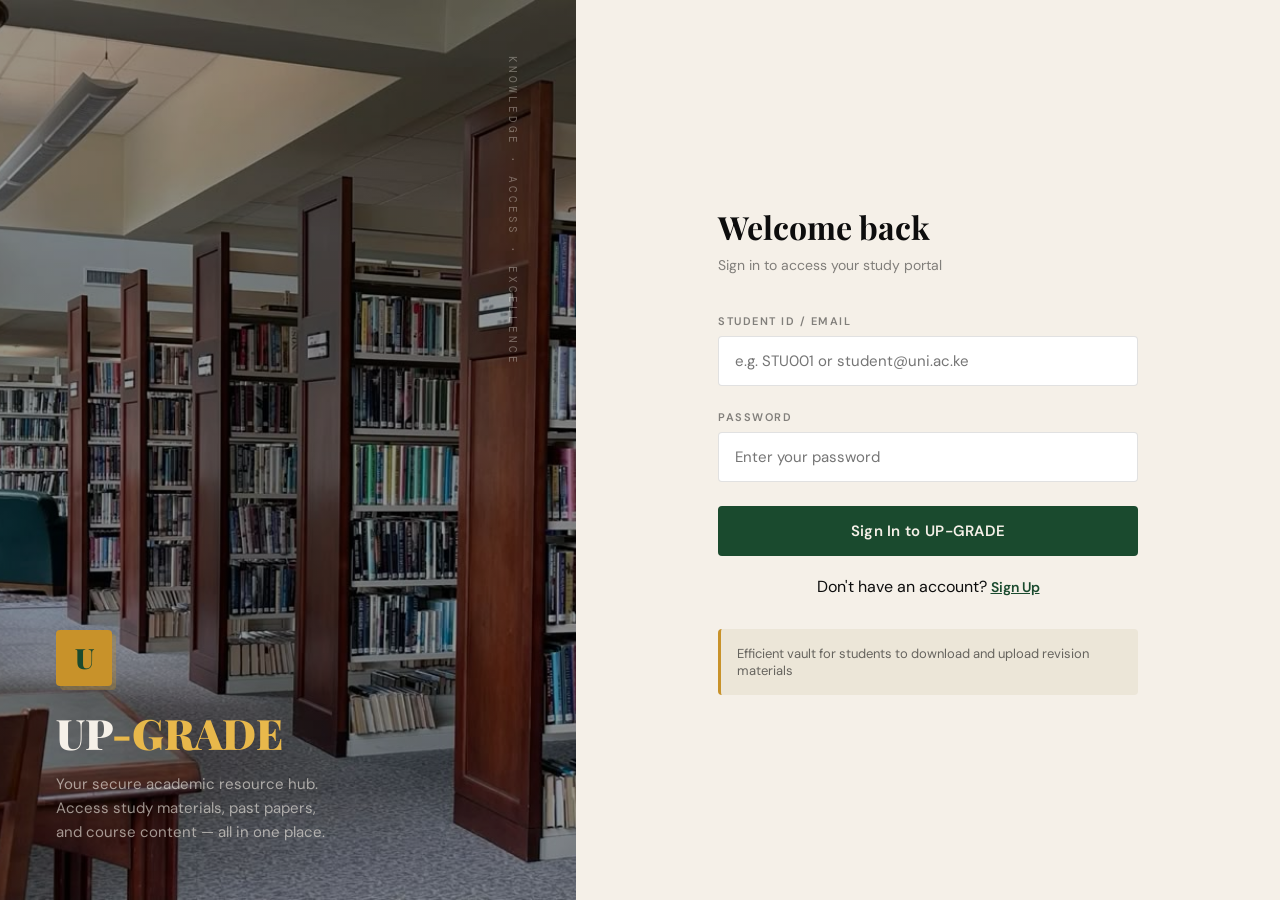
<file: index.html>
<!DOCTYPE html>
<html lang="en">
<head>
  <meta charset="UTF-8">
  <meta name="viewport" content="width=device-width, initial-scale=1.0">
  <title>UP-GRADE — Student Study Portal</title>
  <link rel="icon" type="image/svg+xml" href="data:image/svg+xml,<svg xmlns='http://www.w3.org/2000/svg' viewBox='0 0 100 100'><rect fill='%23c8922a' width='100' height='100'/><text x='50' y='65' font-size='70' font-weight='900' font-family='Playfair Display, serif' fill='%231a4a2e' text-anchor='middle'>U</text></svg>">
  <link href="https://fonts.googleapis.com/css2?family=Playfair+Display:wght@700;900&family=DM+Sans:wght@300;400;500;600&family=DM+Mono:wght@400;500&display=swap" rel="stylesheet">
  <link rel="stylesheet" href="styles.css">
</head>
<body>



<!-- ════════════════════════════════
     PAGE 1: LOGIN
════════════════════════════════ -->
<div id="loginPage" class="page active">
  <div class="login-art">
    <svg class="art-circles" viewBox="0 0 400 400" xmlns="http://www.w3.org/2000/svg">
      <circle cx="200" cy="200" r="80" stroke-width="1"/>
      <circle cx="200" cy="200" r="130" stroke-width="1"/>
      <circle cx="200" cy="200" r="180" stroke-width="1"/>
      <circle cx="200" cy="200" r="230" stroke-width="0.5"/>
    </svg>
    <div class="art-grid"></div>
    <div class="login-art-tagline">Knowledge · Access · Excellence</div>
    <div class="login-brand">
      <div class="logo-mark">U</div>
      <h1>UP<span>-GRADE</span></h1>
      <p>Your secure academic resource hub. Access study materials, past papers, and course content — all in one place.</p>
    </div>
  </div>

  <div class="login-form-wrap">
    <div class="login-form-inner">
      <h2 id="formTitle">Welcome back</h2>
      <p class="subtitle" id="formSubtitle">Sign in to access your study portal</p>

      <div id="loginFields">
        <div class="form-group">
          <label>Student ID / Email</label>
          <input type="text" id="loginId" placeholder="e.g. STU001 or student@uni.ac.ke" autocomplete="username">
          <div class="field-error" id="loginIdErr">Please enter your Student ID or Email</div>
        </div>

        <div class="form-group">
          <label>Password</label>
          <input type="password" id="loginPass" placeholder="Enter your password" autocomplete="current-password">
          <div class="field-error" id="loginPassErr">Incorrect password. Please try again.</div>
        </div>

        <button class="btn-primary" onclick="attemptLogin()" id="loginBtn">Sign In to UP-GRADE</button>
      </div>

      <div id="signupFields" class="hidden-field">
        <div class="form-group">
          <label>Full Name</label>
          <input type="text" id="signupName" placeholder="Enter your full name">
          <div class="field-error" id="signupNameErr"></div>
        </div>

        <div class="form-group">
          <label>Student ID</label>
          <input type="text" id="signupId" placeholder="e.g. STU001">
          <div class="field-error" id="signupIdErr"></div>
        </div>

        <div class="form-group">
          <label>Email</label>
          <input type="email" id="signupEmail" placeholder="Enter your email">
          <div class="field-error" id="signupEmailErr"></div>
        </div>

        <div class="form-group">
          <label>Password</label>
          <input type="password" id="signupPass" placeholder="Create a password">
          <div class="field-error" id="signupPassErr"></div>
        </div>

        <button class="btn-primary" onclick="attemptSignup()" id="signupBtn">Create Account</button>
      </div>

      <div class="centered-section">
        <span id="toggleText">Don't have an account? <button class="btn-link" onclick="toggleSignup()">Sign Up</button></span>
      </div>

      <div class="demo-hint">
        Efficient vault for students to download and upload revision materials
      </div>
    </div>
  </div>
</div>
</div><!-- /loginPage -->

<!-- ════════════════════════════════
     PAGE 2: MAIN APP
════════════════════════════════ -->
<div id="appPage" class="page">
  <!-- NAVBAR -->
  <nav class="navbar">
    <div class="nav-brand">
      <div class="nm">U</div>
      UP<span>-GRADE</span>
    </div>
    <div class="nav-tabs">
      <button class="nav-tab active" onclick="switchTab('searchTab', this)">🔍 Find Materials</button>
      <button class="nav-tab" onclick="switchTab('uploadTab', this)" id="uploadTabBtn">📤 Upload</button>
      <button class="nav-tab" onclick="switchTab('adminTab', this)" id="adminTabBtn">⚙ Manage</button>
    </div>
    <button class="btn-gold" id="uploadPdfBtn" onclick="openUploadTab()">UPLOAD PDF</button>
    <button class="btn-gold" id="downloadPdfBtn" onclick="openDownloadTab()">DOWNLOAD PDF</button>
    <button class="btn-theme-toggle" id="themeToggleBtn" onclick="toggleTheme()" title="Toggle Dark/Light Mode">🌙</button>
    <div class="nav-user">
      <div class="nav-user-info">
        <div class="name" id="navName">—</div>
        <div class="role" id="navRole">—</div>
      </div>
      <div class="nav-avatar" id="navAvatar">?</div>
      <button class="btn-logout" onclick="logout()">Sign Out</button>
    </div>
  </nav>

  <!-- BODY -->
  <div class="app-body">

    <!-- ── SEARCH TAB ── -->
    <div id="searchTab" class="tab-panel active">
      <div class="search-hero">
        <h2>Find <em>Study Materials</em> & Past Papers</h2>
        <p>Select your school, course and unit to discover available resources</p>
      </div>

      <div class="search-card">
        <div class="search-grid">
          <div class="select-wrap">
            <label>School / Faculty</label>
            <select id="schoolSelect" onchange="onSchoolChange()" title="Select a school">
              <option value="">— Select School —</option>
            </select>
          </div>
          <div class="select-wrap">
            <label>Course / Programme</label>
            <select id="courseSelect" onchange="onCourseChange()" disabled title="Select a course">
              <option value="">— Select Course —</option>
            </select>
          </div>
          <div class="select-wrap">
            <label>Unit / Module</label>
            <select id="unitSelect" disabled title="Select a unit">
              <option value="">— Select Unit —</option>
            </select>
          </div>
        </div>
        <div class="search-actions">
          <button class="btn-primary search-btn-custom" onclick="searchMaterials()">Search Materials</button>
          <button class="btn-secondary" onclick="clearSearch()">Clear</button>
        </div>
      </div>

      <div id="searchResults"></div>
    </div>

    <!-- ── UPLOAD TAB ── -->
    <div id="uploadTab" class="tab-panel">
      <div class="upload-layout">
        <div class="upload-form-card">
          <h2 class="section-title">Upload Material</h2>
          <p class="section-sub">Add study materials or past papers to the library</p>

          <!-- Drop zone -->
          <div class="upload-zone" id="dropZone" onclick="document.getElementById('fileInput').click()"
               ondrop="handleDrop(event)" ondragover="handleDragOver(event)" ondragleave="handleDragLeave(event)">
            <input type="file" id="fileInput" accept=".pdf" onchange="handleFileSelect(event)" title="Upload a PDF file">
            <div class="upload-icon">📎</div>
            <h4>Drop your PDF here</h4>
            <p>or click to browse · PDF files only · Max 10MB</p>
          </div>

          <div class="file-preview" id="filePreview">
            <div class="fp-icon">📄</div>
            <div class="fp-info">
              <div class="fp-name" id="fpName">filename.pdf</div>
              <div class="fp-size" id="fpSize">0 KB</div>
            </div>
            <div class="fp-remove" onclick="removeFile()" title="Remove">✕</div>
          </div>

          <div class="doc-type-toggle">
            <div class="type-option selected" id="typeStudy" onclick="selectType('study')">
              <div class="to-icon">📚</div>
              <div class="to-label">Study Material</div>
              <div class="to-sub">Notes, textbooks, slides</div>
            </div>
            <div class="type-option" id="typePast" onclick="selectType('past')">
              <div class="to-icon">📝</div>
              <div class="to-label">Past Paper</div>
              <div class="to-sub">Exams, CATs, assignments</div>
            </div>
          </div>

          <div class="upload-form-grid">
            <div class="form-group">
              <label>School</label>
              <select id="upSchool" onchange="populateUpCourse()" title="Select a school">
                <option value="">Select School</option>
              </select>
            </div>
            <div class="form-group">
              <label>Course</label>
              <select id="upCourse" disabled onchange="populateUpUnit()" title="Select a course">
                <option value="">Select Course</option>
              </select>
            </div>
            <div class="form-group">
              <label>Unit</label>
              <select id="upUnit" disabled title="Select a unit">
                <option value="">Select Unit</option>
              </select>
            </div>
            <div class="form-group">
              <label>Year (optional)</label>
              <input type="text" id="upYear" placeholder="e.g. 2024">
            </div>
            <div class="form-group full">
              <label>Document Title</label>
              <input type="text" id="upTitle" placeholder="e.g. Introduction to Algorithms - Week 3 Notes">
            </div>
          </div>

          <div class="progress-bar" id="uploadProgress">
            <div class="progress-fill" id="progressFill"></div>
          </div>

          <button class="btn-primary upload-btn-margin" onclick="uploadDocument()">Upload Document</button>
        </div>

        <!-- Sidebar -->
        <div>
          <div class="sidebar-card">
            <h3>Recent Uploads</h3>
            <div id="recentUploads">
              <div class="empty-state empty-uploads">
                <div class="icon">📭</div>
                <p class="empty-text">No uploads yet</p>
              </div>
            </div>
          </div>
        </div>
      </div>
    </div>

    <!-- ── ADMIN/MANAGE TAB ── -->
    <div id="adminTab" class="tab-panel">
      <div class="stats-row" id="statsRow"></div>

      <div class="admin-layout">
        <!-- Schools manager -->
        <div class="admin-card">
          <h3>🏫 Schools / Faculties</h3>
          <div class="manage-list" id="schoolsList"></div>
          <div class="add-row">
            <input type="text" id="newSchool" placeholder="Add new school...">
            <button class="btn-gold" onclick="addSchool()">Add</button>
          </div>
        </div>

        <!-- Courses manager -->
        <div class="admin-card">
          <h3>📋 Courses / Programmes</h3>
          <div class="form-group form-group-spacing">
            <label>Under School</label>
            <select id="manSchool" onchange="renderCoursesList()" class="form-group select" title="Select a school">
              <option value="">Select School</option>
            </select>
          </div>
          <div class="manage-list" id="coursesList"></div>
          <div class="add-row">
            <input type="text" id="newCourse" placeholder="Add new course...">
            <button class="btn-gold" onclick="addCourse()">Add</button>
          </div>
        </div>

        <!-- Units manager -->
        <div class="admin-card">
          <h3>📖 Units / Modules</h3>
          <div class="grid-2col">
            <div class="form-group no-margin">
              <label>School</label>
              <select id="manSchoolU" onchange="onManSchoolUChange()" class="form-group select" title="Select a school">
                <option value="">Select School</option>
              </select>
            </div>
            <div class="form-group no-margin">
              <label>Course</label>
              <select id="manCourseU" onchange="renderUnitsList()" disabled class="form-group select" title="Select a course">
                <option value="">Select Course</option>
              </select>
            </div>
          </div>
          <div class="manage-list" id="unitsList"></div>
          <div class="add-row">
            <input type="text" id="newUnit" placeholder="Add new unit...">
            <button class="btn-gold" onclick="addUnit()">Add</button>
          </div>
        </div>

        <!-- All docs manager -->
        <div class="admin-card">
          <h3>📂 All Documents</h3>
          <div class="manage-list" id="allDocsList"></div>
        </div>
      </div>
    </div>

  </div><!-- /app-body -->
</div><!-- /appPage -->

<script src="app.js"></script>
</body>
</html>
</file>
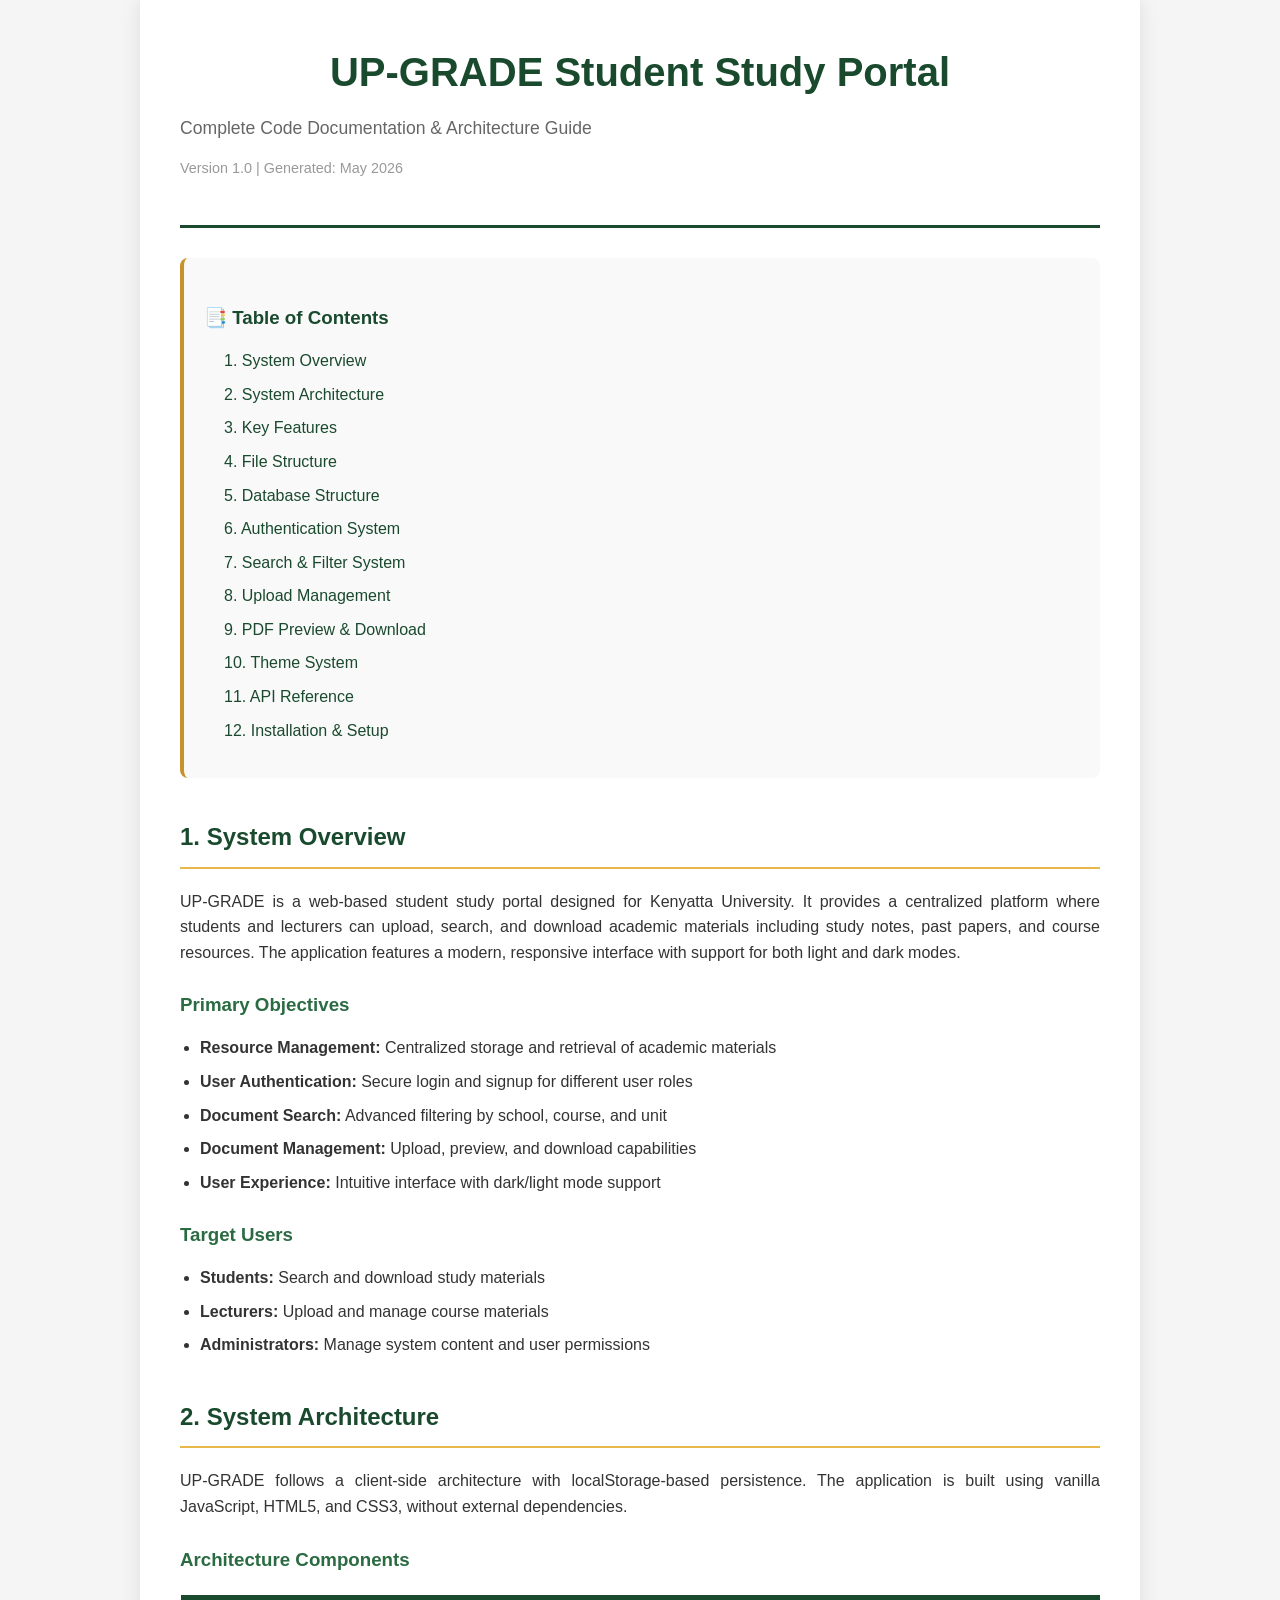
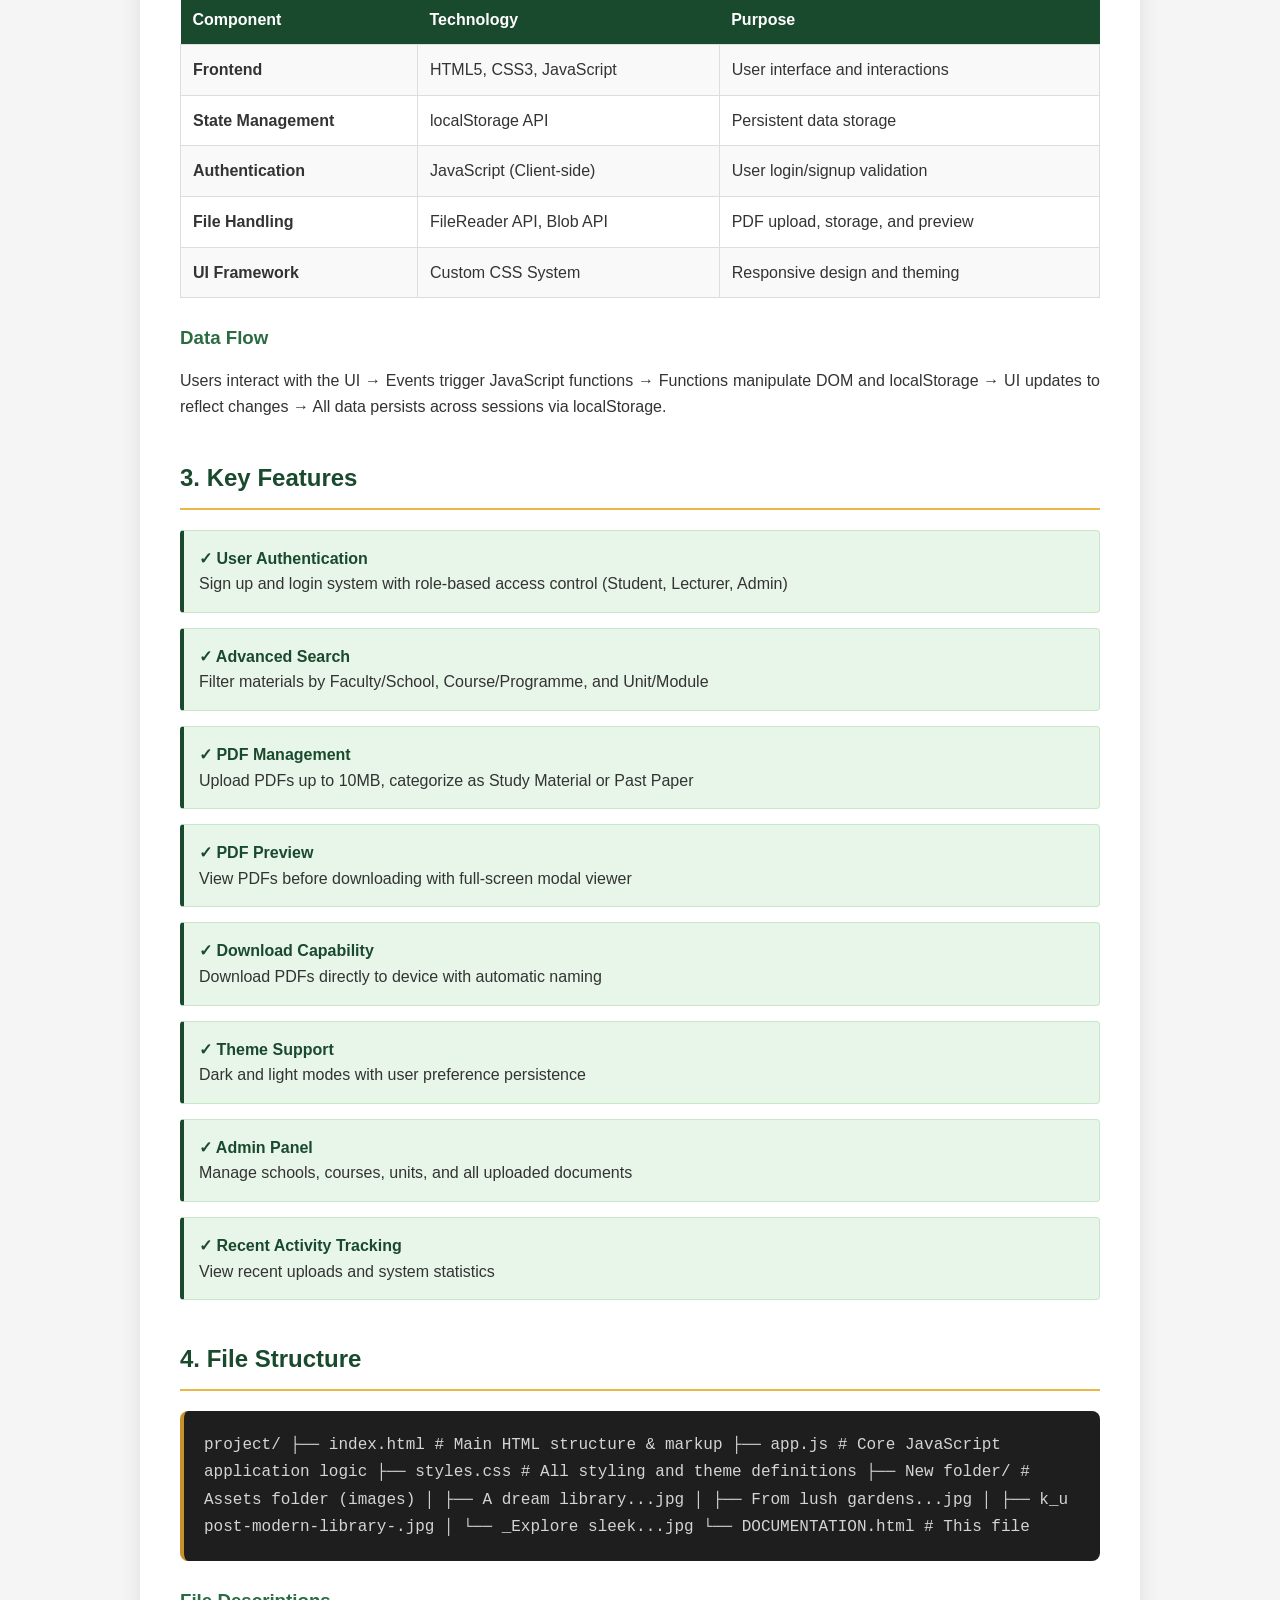
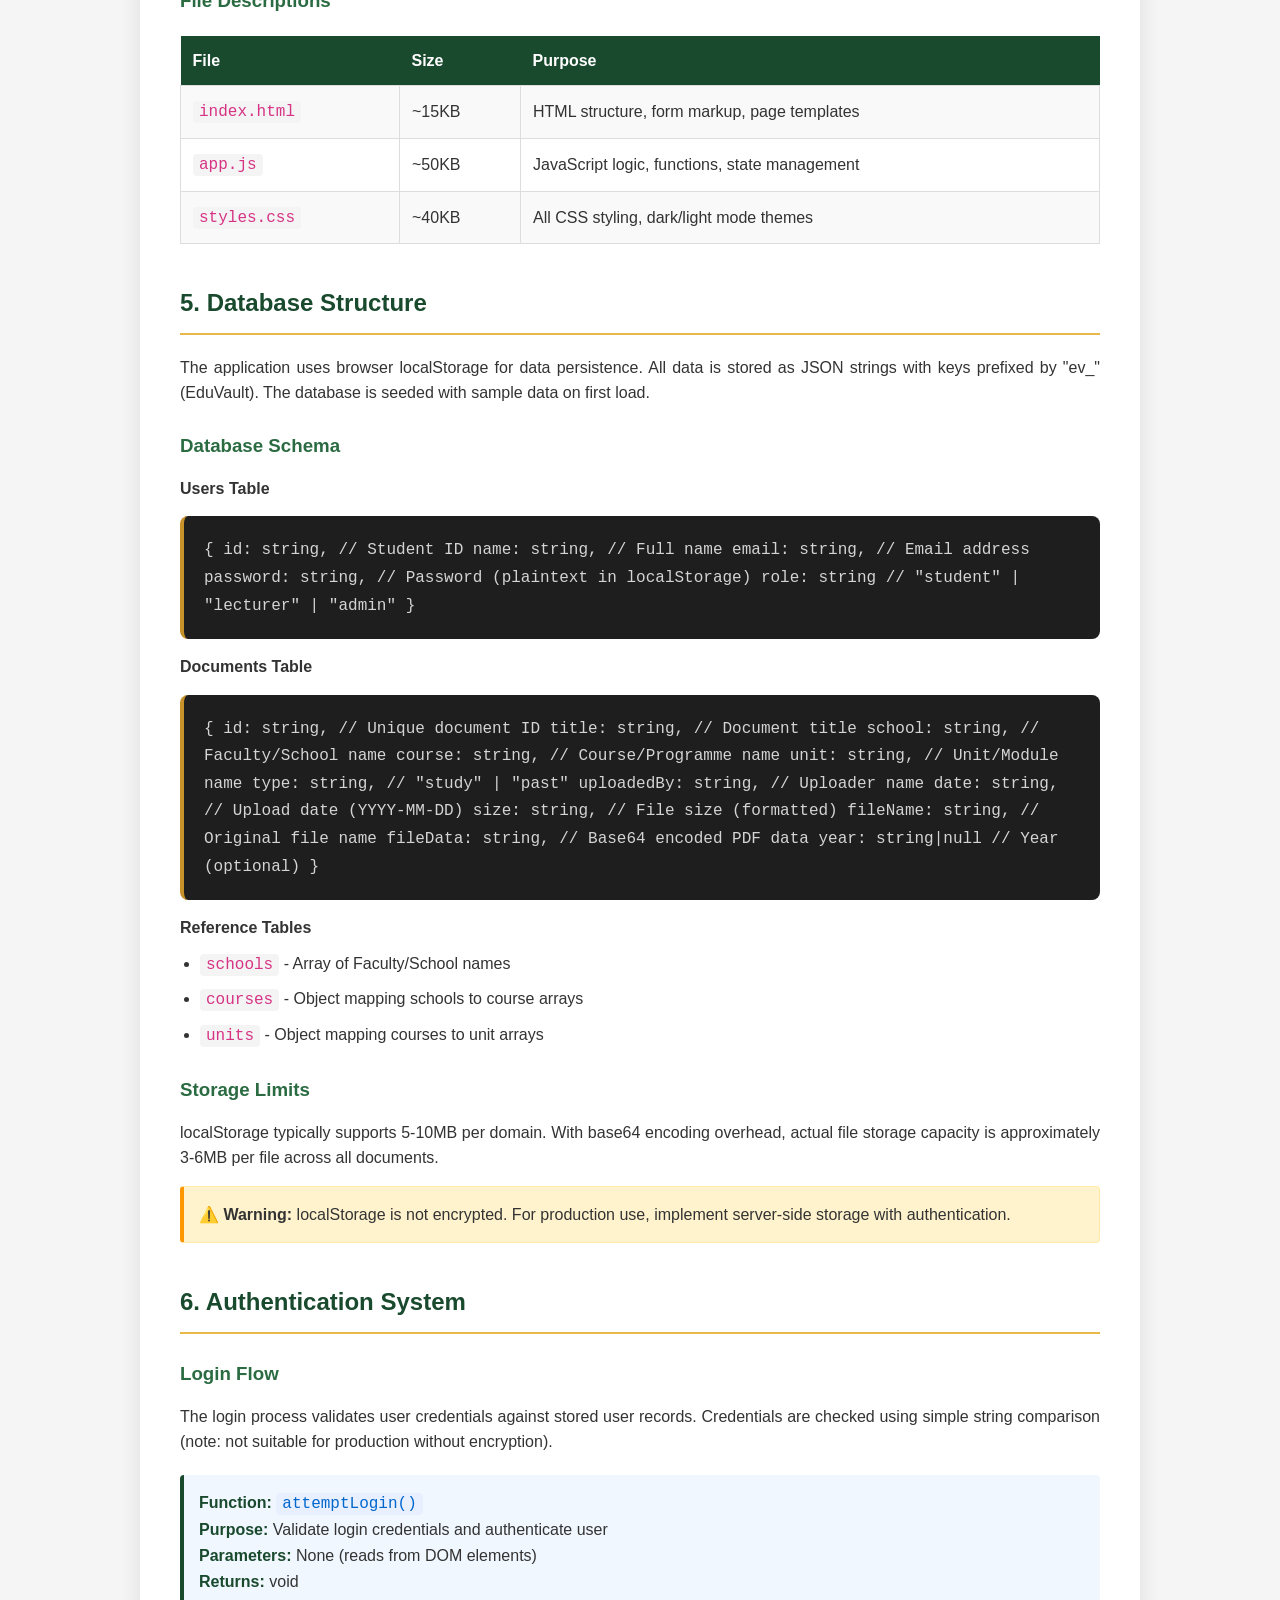
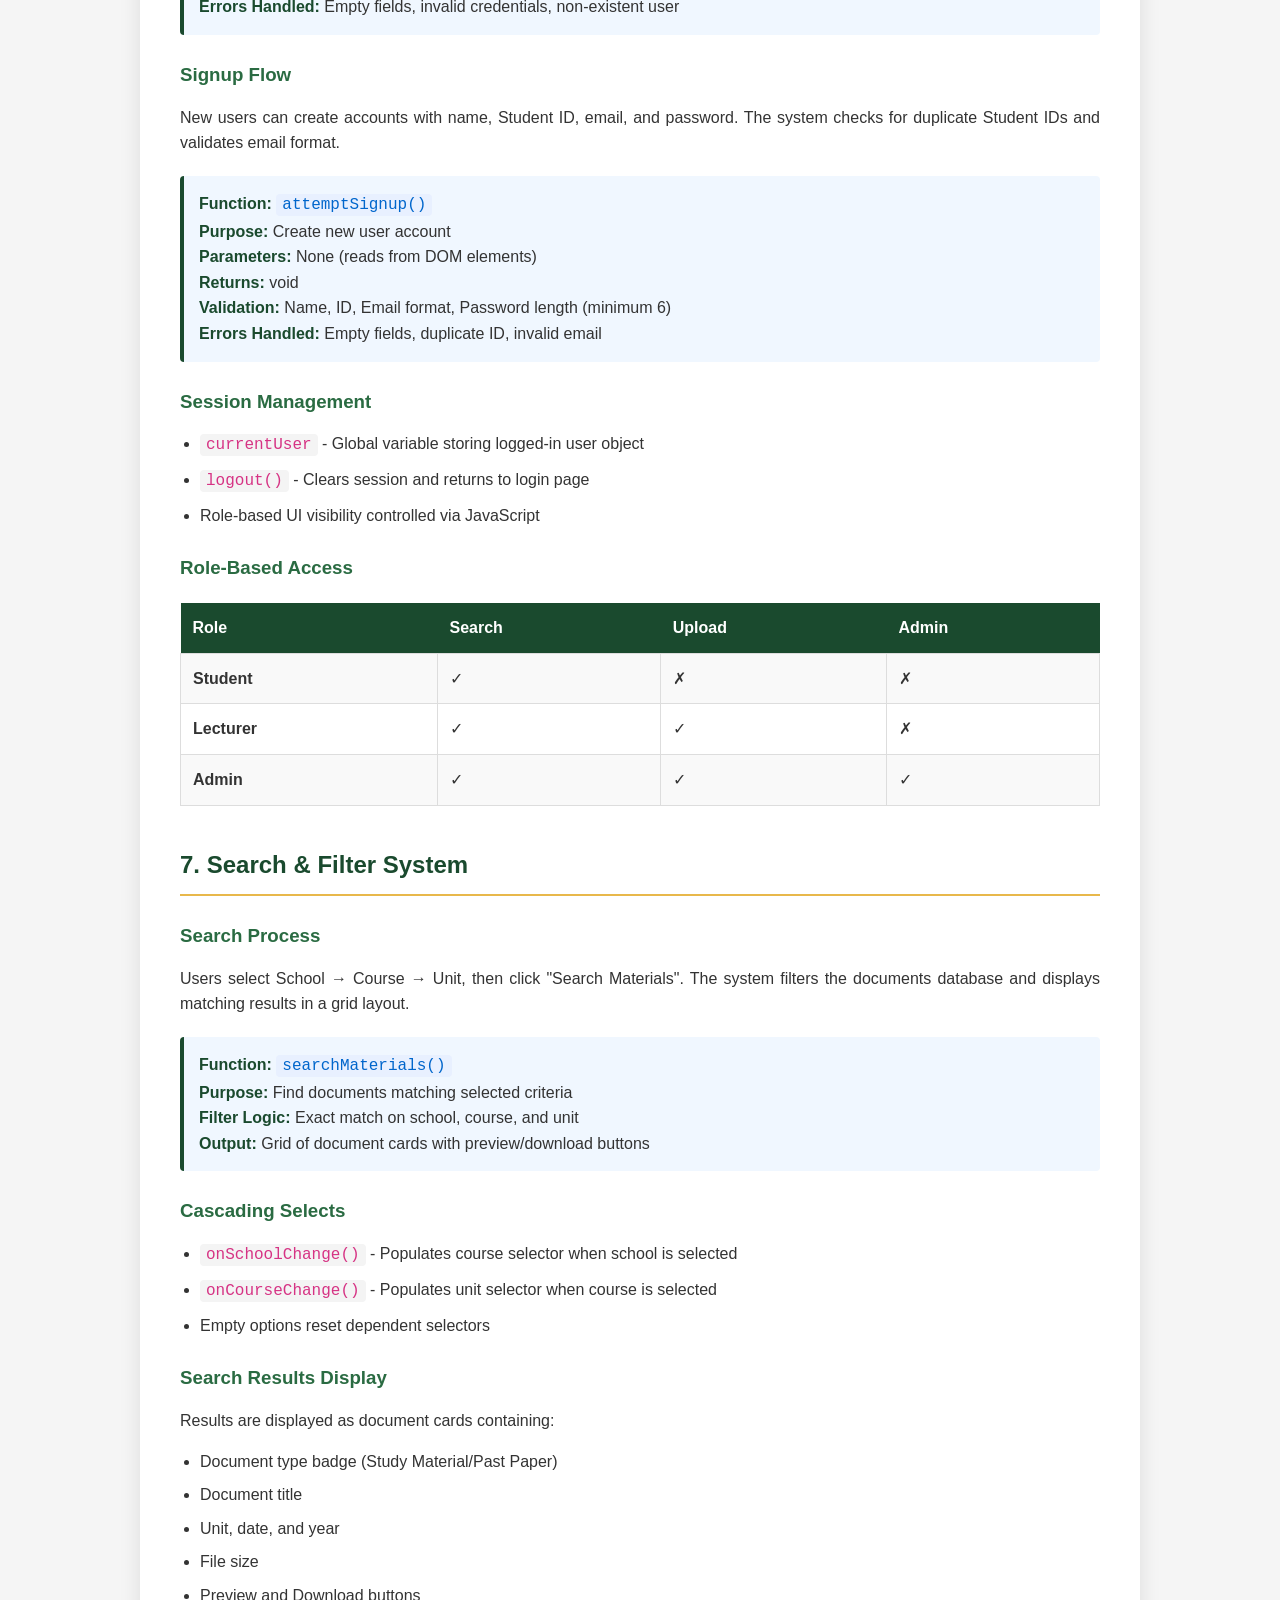
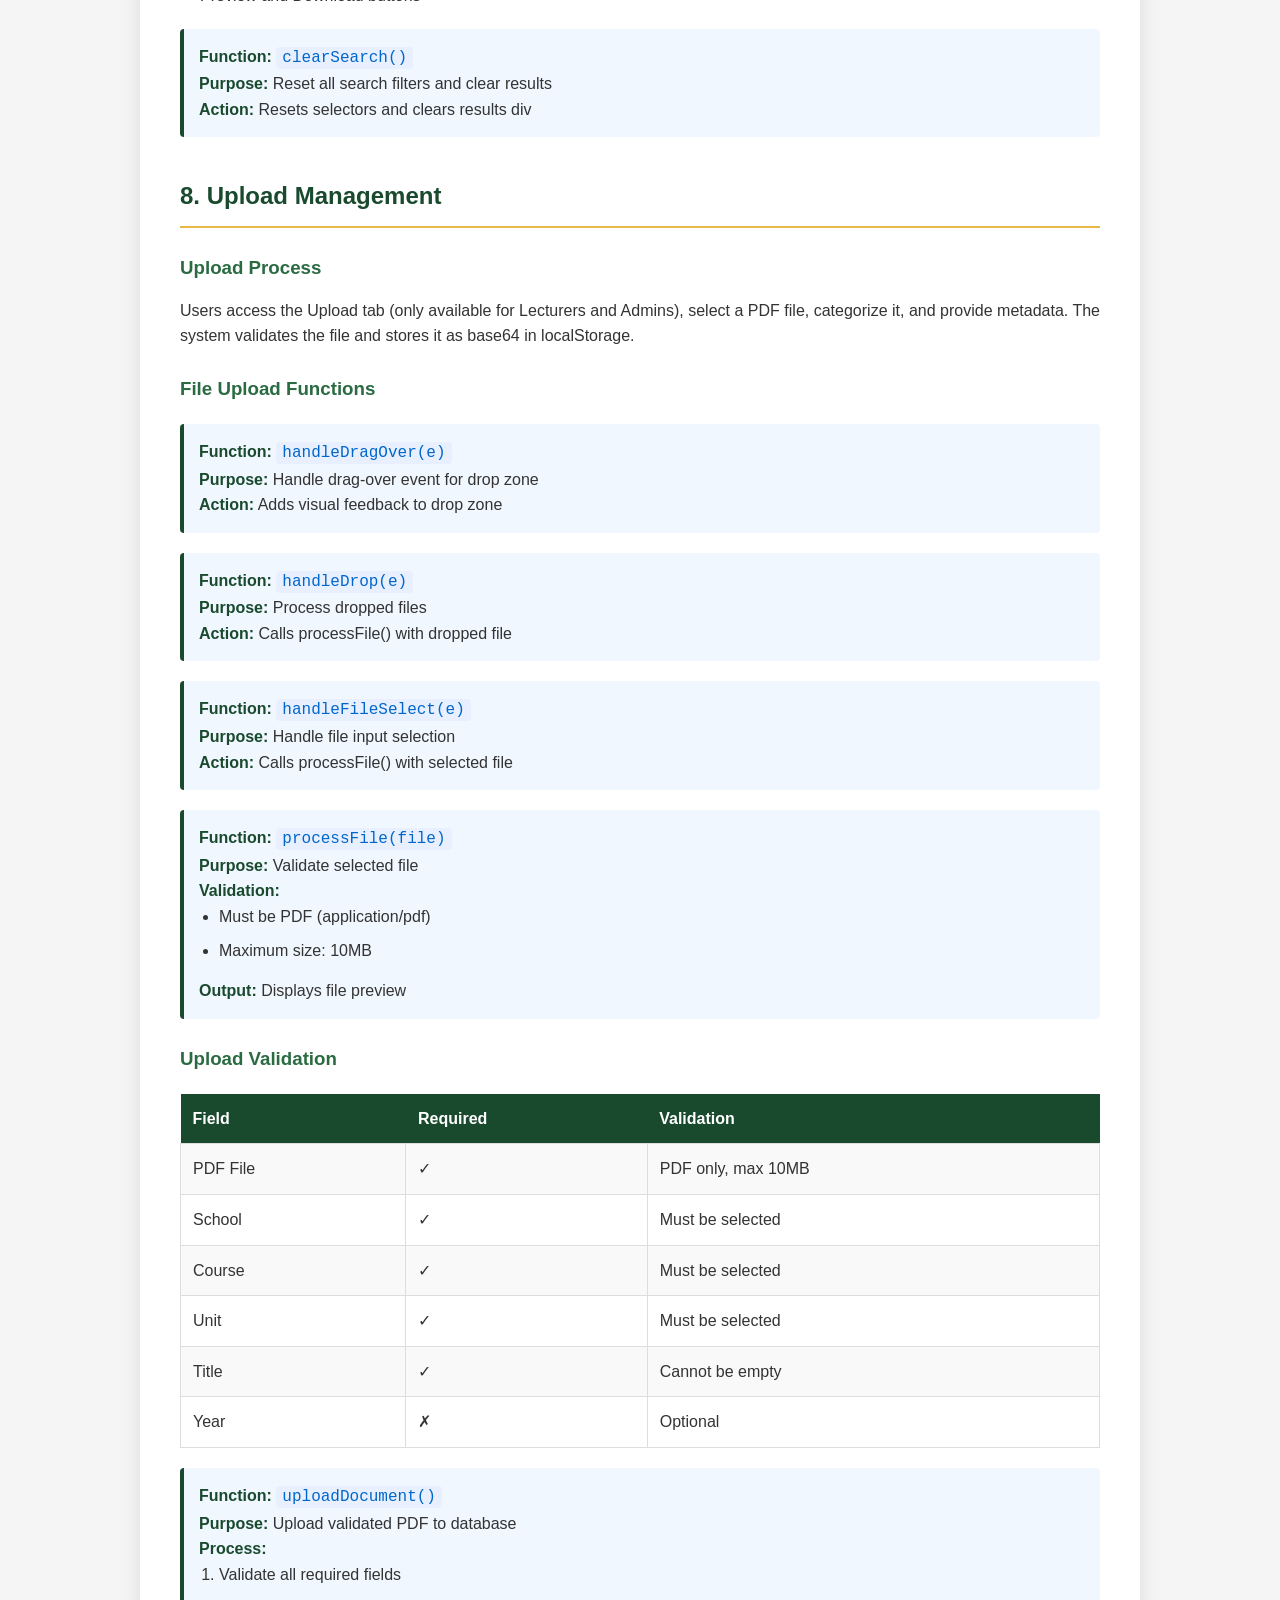
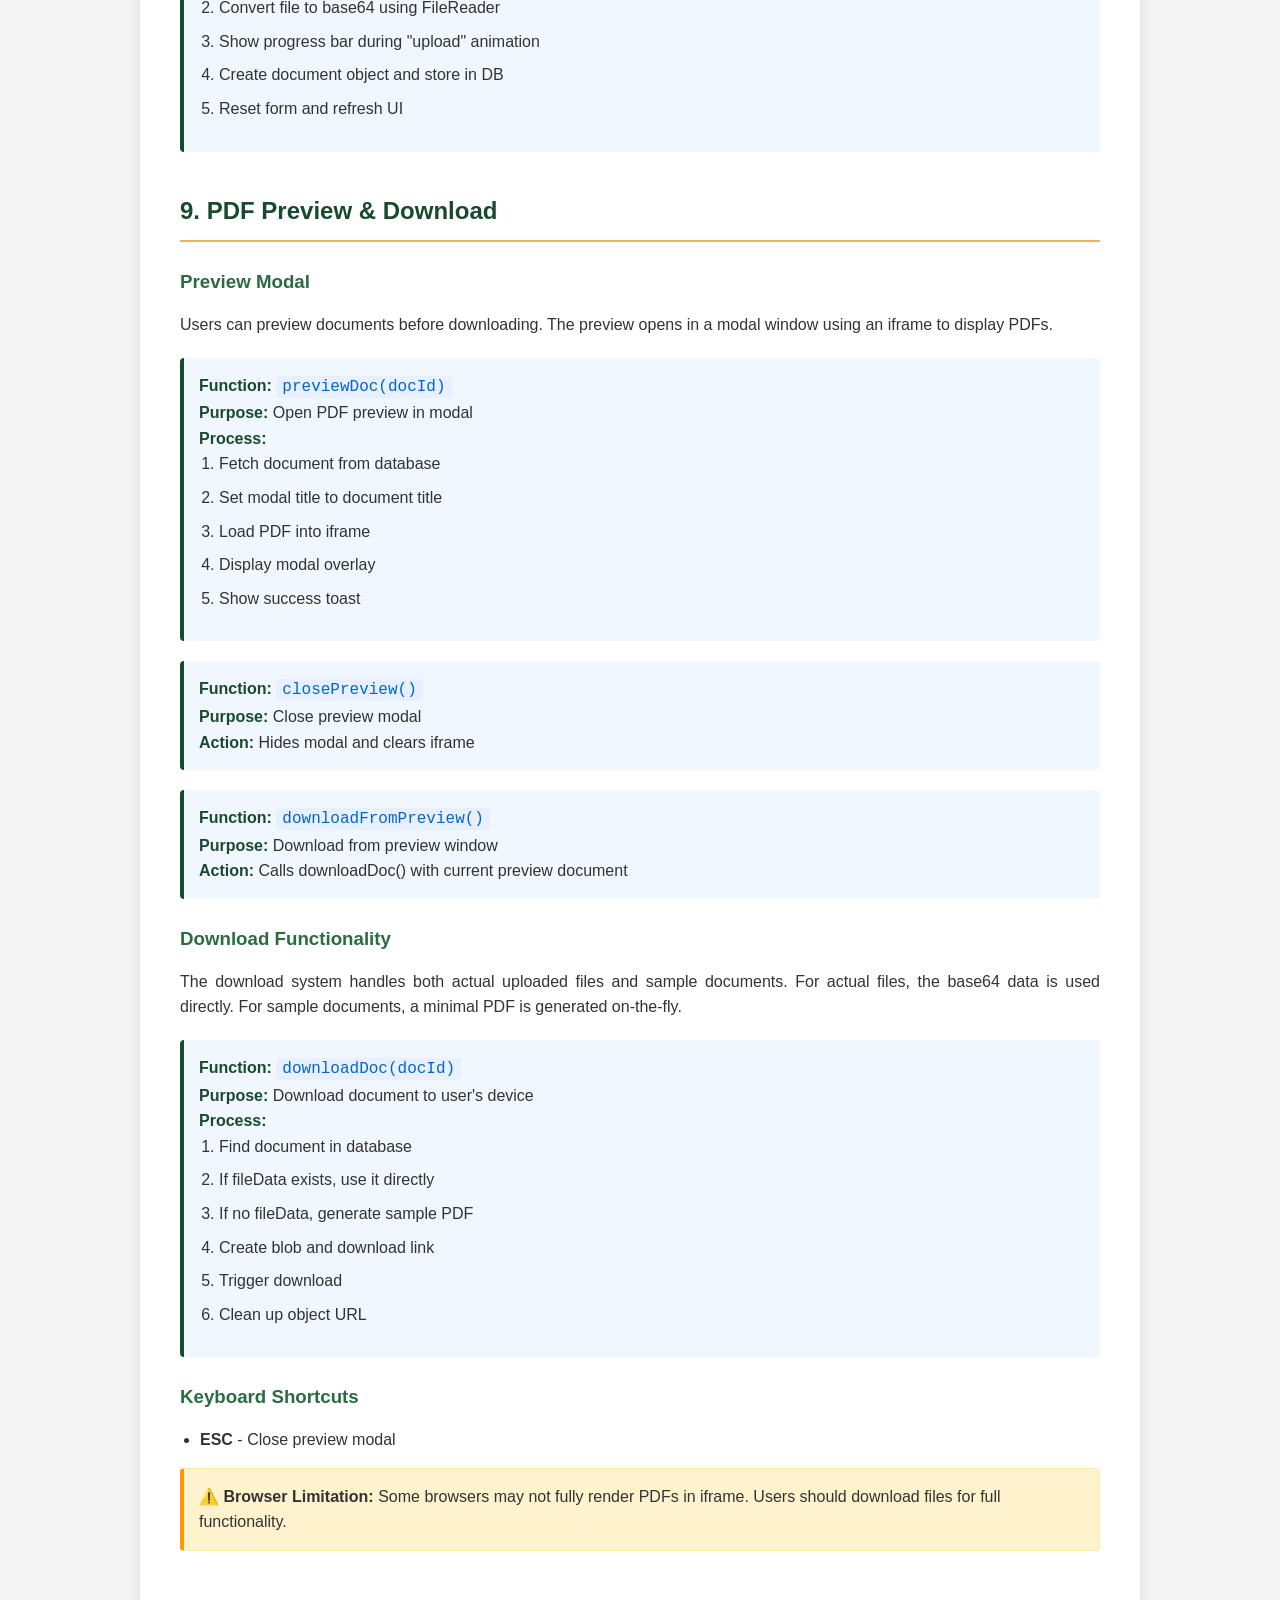
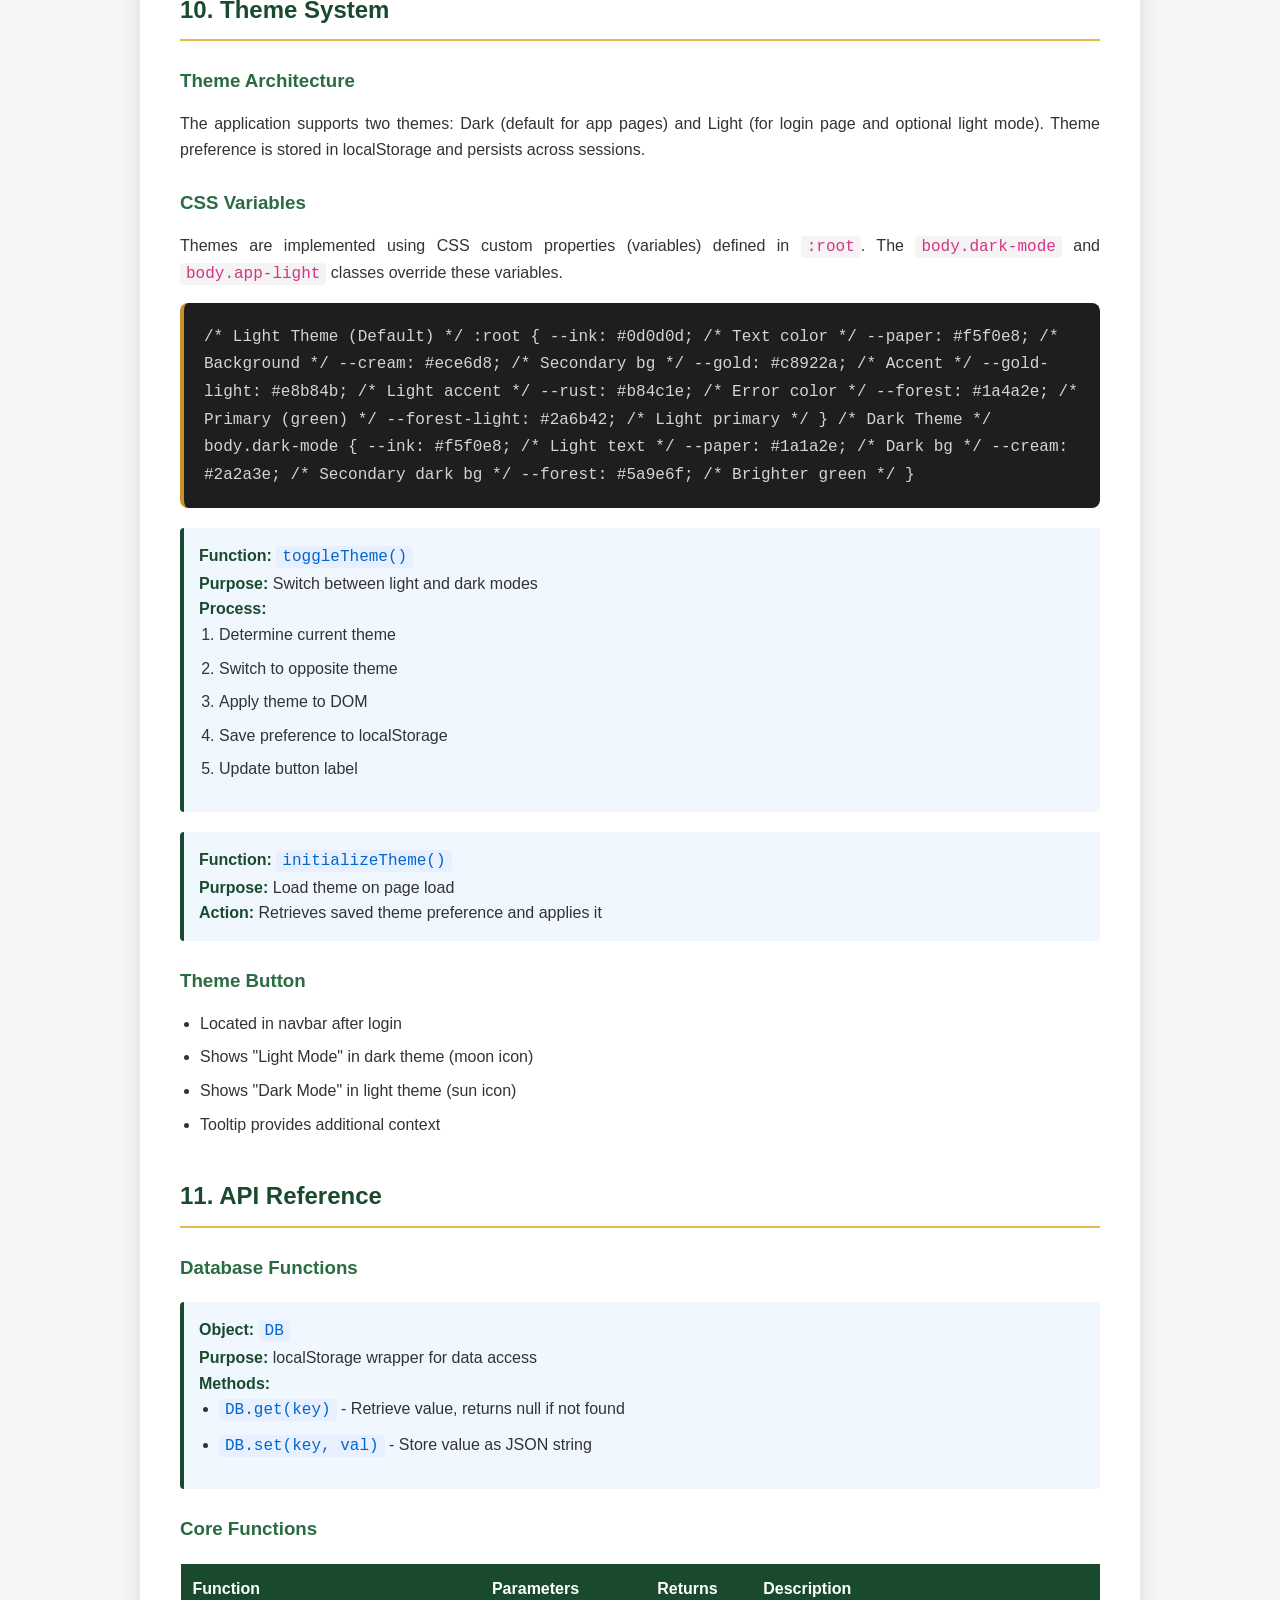
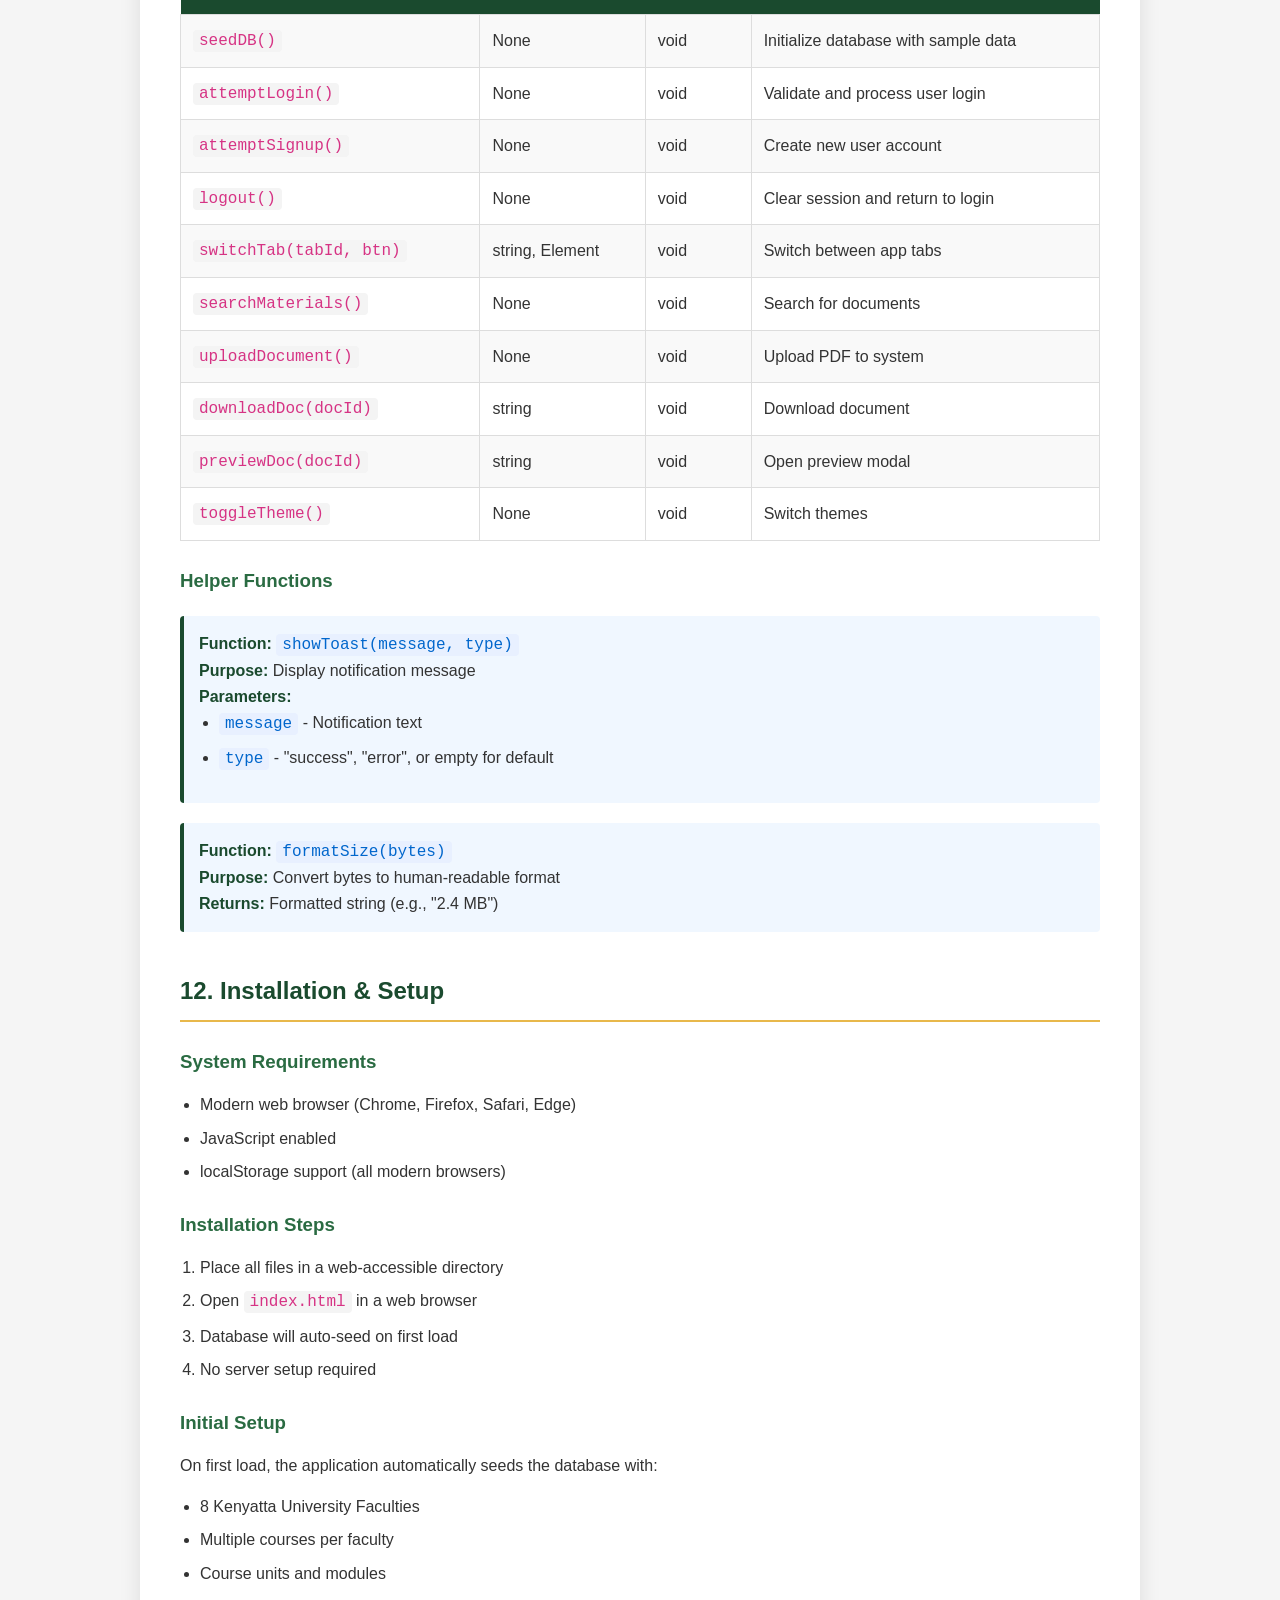
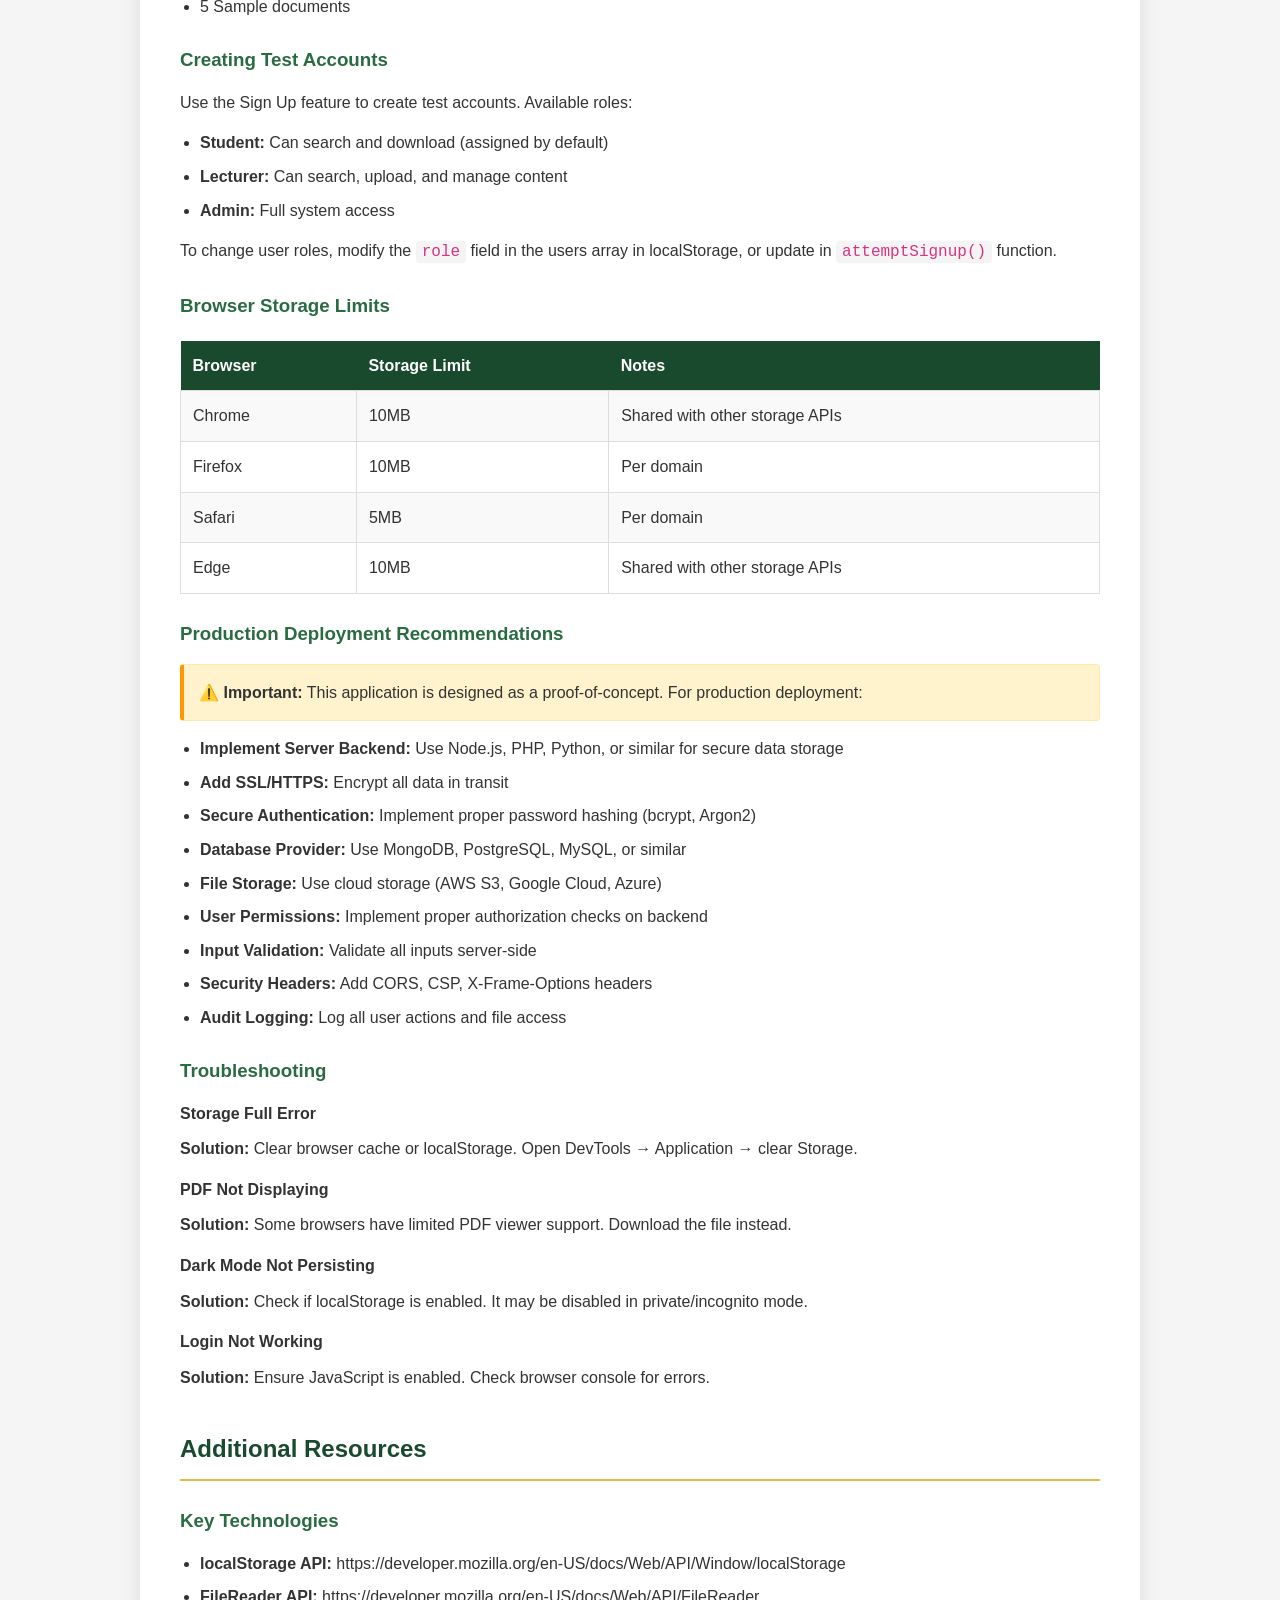
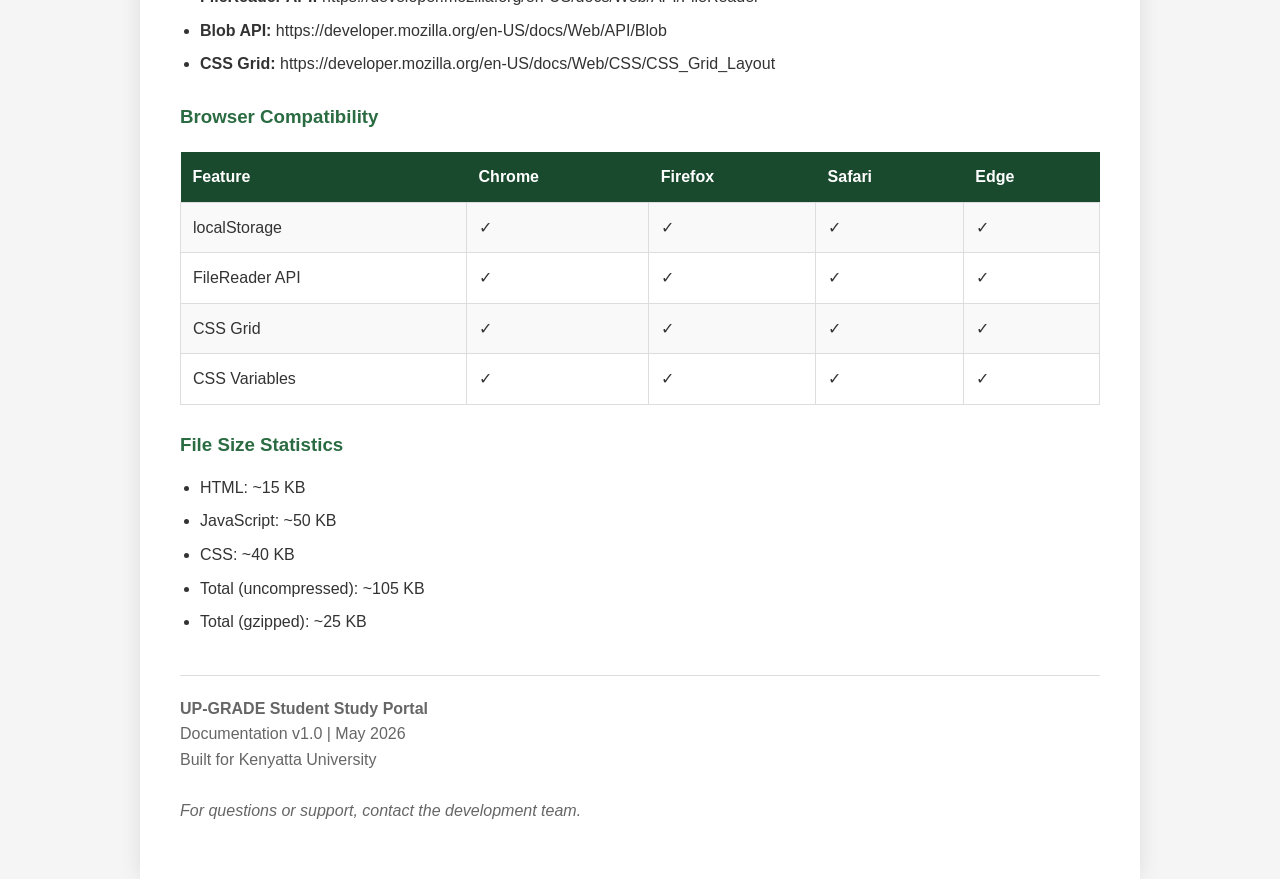
<file: DOCUMENTATION.html>
<!DOCTYPE html>
<html lang="en">
<head>
  <meta charset="UTF-8">
  <meta name="viewport" content="width=device-width, initial-scale=1.0">
  <title>UP-GRADE Portal - Code Documentation</title>
  <style>
    * {
      margin: 0;
      padding: 0;
      box-sizing: border-box;
    }
    
    body {
      font-family: 'Segoe UI', Tahoma, Geneva, Verdana, sans-serif;
      line-height: 1.6;
      color: #333;
      background: #f5f5f5;
    }
    
    .container {
      max-width: 1000px;
      margin: 0 auto;
      background: white;
      padding: 40px;
      box-shadow: 0 0 20px rgba(0,0,0,0.1);
    }
    
    header {
      text-align: center;
      border-bottom: 3px solid #1a4a2e;
      padding-bottom: 30px;
      margin-bottom: 30px;
    }
    
    h1 {
      font-size: 2.5em;
      color: #1a4a2e;
      margin-bottom: 10px;
    }
    
    .subtitle {
      color: #666;
      font-size: 1.1em;
    }
    
    .toc {
      background: #f9f9f9;
      padding: 20px;
      border-radius: 8px;
      margin-bottom: 30px;
      border-left: 4px solid #c8922a;
    }
    
    .toc h3 {
      color: #1a4a2e;
      margin-bottom: 15px;
    }
    
    .toc ul {
      list-style: none;
    }
    
    .toc li {
      margin: 8px 0;
    }
    
    .toc a {
      color: #1a4a2e;
      text-decoration: none;
      font-weight: 500;
    }
    
    .toc a:hover {
      text-decoration: underline;
    }
    
    h2 {
      color: #1a4a2e;
      margin-top: 40px;
      margin-bottom: 20px;
      padding-bottom: 10px;
      border-bottom: 2px solid #e8b84b;
    }
    
    h3 {
      color: #2a6b42;
      margin-top: 25px;
      margin-bottom: 15px;
    }
    
    h4 {
      color: #333;
      margin-top: 15px;
      margin-bottom: 10px;
    }
    
    p {
      margin-bottom: 15px;
      text-align: justify;
    }
    
    code {
      background: #f4f4f4;
      padding: 2px 6px;
      border-radius: 4px;
      font-family: 'Courier New', monospace;
      color: #d63384;
    }
    
    .code-block {
      background: #1e1e1e;
      color: #d4d4d4;
      padding: 20px;
      border-radius: 8px;
      overflow-x: auto;
      margin: 15px 0;
      border-left: 4px solid #c8922a;
    }
    
    .code-block code {
      background: none;
      color: #d4d4d4;
      padding: 0;
    }
    
    table {
      width: 100%;
      border-collapse: collapse;
      margin: 20px 0;
    }
    
    table th {
      background: #1a4a2e;
      color: white;
      padding: 12px;
      text-align: left;
      font-weight: 600;
    }
    
    table td {
      border: 1px solid #ddd;
      padding: 12px;
    }
    
    table tr:nth-child(even) {
      background: #f9f9f9;
    }
    
    .feature-box {
      background: #e8f5e9;
      border: 1px solid #c8e6c9;
      border-left: 4px solid #1a4a2e;
      padding: 15px;
      margin: 15px 0;
      border-radius: 4px;
    }
    
    .feature-box strong {
      color: #1a4a2e;
    }
    
    .warning-box {
      background: #fff3cd;
      border: 1px solid #ffeaa7;
      border-left: 4px solid #ff9800;
      padding: 15px;
      margin: 15px 0;
      border-radius: 4px;
    }
    
    ul, ol {
      margin-left: 20px;
      margin-bottom: 15px;
    }
    
    li {
      margin-bottom: 8px;
    }
    
    .function-doc {
      background: #f0f7ff;
      border-left: 4px solid #1a4a2e;
      padding: 15px;
      margin: 20px 0;
      border-radius: 4px;
    }
    
    .function-doc strong {
      color: #1a4a2e;
    }
    
    .function-doc code {
      background: #e8f0ff;
      color: #0066cc;
    }
    
    .page-break {
      page-break-after: always;
      margin: 40px 0;
    }
    
    footer {
      text-align: center;
      margin-top: 40px;
      padding-top: 20px;
      border-top: 1px solid #ddd;
      color: #666;
    }
    
    @media print {
      body {
        background: white;
      }
      .container {
        box-shadow: none;
        padding: 20px;
      }
    }
  </style>
</head>
<body>
  <div class="container">
    <header>
      <h1>UP-GRADE Student Study Portal</h1>
      <p class="subtitle">Complete Code Documentation & Architecture Guide</p>
      <p style="margin-top: 15px; color: #999; font-size: 0.9em;">Version 1.0 | Generated: May 2026</p>
    </header>

    <div class="toc">
      <h3>📑 Table of Contents</h3>
      <ul>
        <li><a href="#overview">1. System Overview</a></li>
        <li><a href="#architecture">2. System Architecture</a></li>
        <li><a href="#features">3. Key Features</a></li>
        <li><a href="#file-structure">4. File Structure</a></li>
        <li><a href="#database">5. Database Structure</a></li>
        <li><a href="#authentication">6. Authentication System</a></li>
        <li><a href="#search">7. Search & Filter System</a></li>
        <li><a href="#upload">8. Upload Management</a></li>
        <li><a href="#preview">9. PDF Preview & Download</a></li>
        <li><a href="#theme">10. Theme System</a></li>
        <li><a href="#api-reference">11. API Reference</a></li>
        <li><a href="#installation">12. Installation & Setup</a></li>
      </ul>
    </div>

    <div id="overview">
      <h2>1. System Overview</h2>
      <p>
        UP-GRADE is a web-based student study portal designed for Kenyatta University. It provides a centralized platform 
        where students and lecturers can upload, search, and download academic materials including study notes, past papers, 
        and course resources. The application features a modern, responsive interface with support for both light and dark modes.
      </p>
      
      <h3>Primary Objectives</h3>
      <ul>
        <li><strong>Resource Management:</strong> Centralized storage and retrieval of academic materials</li>
        <li><strong>User Authentication:</strong> Secure login and signup for different user roles</li>
        <li><strong>Document Search:</strong> Advanced filtering by school, course, and unit</li>
        <li><strong>Document Management:</strong> Upload, preview, and download capabilities</li>
        <li><strong>User Experience:</strong> Intuitive interface with dark/light mode support</li>
      </ul>

      <h3>Target Users</h3>
      <ul>
        <li><strong>Students:</strong> Search and download study materials</li>
        <li><strong>Lecturers:</strong> Upload and manage course materials</li>
        <li><strong>Administrators:</strong> Manage system content and user permissions</li>
      </ul>
    </div>

    <div id="architecture">
      <h2>2. System Architecture</h2>
      <p>
        UP-GRADE follows a client-side architecture with localStorage-based persistence. The application is built using 
        vanilla JavaScript, HTML5, and CSS3, without external dependencies.
      </p>

      <h3>Architecture Components</h3>
      <table>
        <tr>
          <th>Component</th>
          <th>Technology</th>
          <th>Purpose</th>
        </tr>
        <tr>
          <td><strong>Frontend</strong></td>
          <td>HTML5, CSS3, JavaScript</td>
          <td>User interface and interactions</td>
        </tr>
        <tr>
          <td><strong>State Management</strong></td>
          <td>localStorage API</td>
          <td>Persistent data storage</td>
        </tr>
        <tr>
          <td><strong>Authentication</strong></td>
          <td>JavaScript (Client-side)</td>
          <td>User login/signup validation</td>
        </tr>
        <tr>
          <td><strong>File Handling</strong></td>
          <td>FileReader API, Blob API</td>
          <td>PDF upload, storage, and preview</td>
        </tr>
        <tr>
          <td><strong>UI Framework</strong></td>
          <td>Custom CSS System</td>
          <td>Responsive design and theming</td>
        </tr>
      </table>

      <h3>Data Flow</h3>
      <p>
        Users interact with the UI → Events trigger JavaScript functions → Functions manipulate DOM and localStorage → 
        UI updates to reflect changes → All data persists across sessions via localStorage.
      </p>
    </div>

    <div class="page-break"></div>

    <div id="features">
      <h2>3. Key Features</h2>
      
      <div class="feature-box">
        <strong>✓ User Authentication</strong><br>
        Sign up and login system with role-based access control (Student, Lecturer, Admin)
      </div>

      <div class="feature-box">
        <strong>✓ Advanced Search</strong><br>
        Filter materials by Faculty/School, Course/Programme, and Unit/Module
      </div>

      <div class="feature-box">
        <strong>✓ PDF Management</strong><br>
        Upload PDFs up to 10MB, categorize as Study Material or Past Paper
      </div>

      <div class="feature-box">
        <strong>✓ PDF Preview</strong><br>
        View PDFs before downloading with full-screen modal viewer
      </div>

      <div class="feature-box">
        <strong>✓ Download Capability</strong><br>
        Download PDFs directly to device with automatic naming
      </div>

      <div class="feature-box">
        <strong>✓ Theme Support</strong><br>
        Dark and light modes with user preference persistence
      </div>

      <div class="feature-box">
        <strong>✓ Admin Panel</strong><br>
        Manage schools, courses, units, and all uploaded documents
      </div>

      <div class="feature-box">
        <strong>✓ Recent Activity Tracking</strong><br>
        View recent uploads and system statistics
      </div>
    </div>

    <div id="file-structure">
      <h2>4. File Structure</h2>
      
      <div class="code-block"><code>
project/
├── index.html           # Main HTML structure & markup
├── app.js              # Core JavaScript application logic
├── styles.css          # All styling and theme definitions
├── New folder/         # Assets folder (images)
│   ├── A dream library...jpg
│   ├── From lush gardens...jpg
│   ├── k_u post-modern-library-.jpg
│   └── _Explore sleek...jpg
└── DOCUMENTATION.html  # This file
      </code></div>

      <h3>File Descriptions</h3>
      <table>
        <tr>
          <th>File</th>
          <th>Size</th>
          <th>Purpose</th>
        </tr>
        <tr>
          <td><code>index.html</code></td>
          <td>~15KB</td>
          <td>HTML structure, form markup, page templates</td>
        </tr>
        <tr>
          <td><code>app.js</code></td>
          <td>~50KB</td>
          <td>JavaScript logic, functions, state management</td>
        </tr>
        <tr>
          <td><code>styles.css</code></td>
          <td>~40KB</td>
          <td>All CSS styling, dark/light mode themes</td>
        </tr>
      </table>
    </div>

    <div id="database">
      <h2>5. Database Structure</h2>
      <p>
        The application uses browser localStorage for data persistence. All data is stored as JSON strings with keys 
        prefixed by "ev_" (EduVault). The database is seeded with sample data on first load.
      </p>

      <h3>Database Schema</h3>
      
      <h4>Users Table</h4>
      <div class="code-block"><code>{
  id: string,           // Student ID
  name: string,         // Full name
  email: string,        // Email address
  password: string,     // Password (plaintext in localStorage)
  role: string          // "student" | "lecturer" | "admin"
}</code></div>

      <h4>Documents Table</h4>
      <div class="code-block"><code>{
  id: string,           // Unique document ID
  title: string,        // Document title
  school: string,       // Faculty/School name
  course: string,       // Course/Programme name
  unit: string,         // Unit/Module name
  type: string,         // "study" | "past"
  uploadedBy: string,   // Uploader name
  date: string,         // Upload date (YYYY-MM-DD)
  size: string,         // File size (formatted)
  fileName: string,     // Original file name
  fileData: string,     // Base64 encoded PDF data
  year: string|null     // Year (optional)
}</code></div>

      <h4>Reference Tables</h4>
      <ul>
        <li><code>schools</code> - Array of Faculty/School names</li>
        <li><code>courses</code> - Object mapping schools to course arrays</li>
        <li><code>units</code> - Object mapping courses to unit arrays</li>
      </ul>

      <h3>Storage Limits</h3>
      <p>
        localStorage typically supports 5-10MB per domain. With base64 encoding overhead, actual file storage capacity 
        is approximately 3-6MB per file across all documents.
      </p>

      <div class="warning-box">
        <strong>⚠️ Warning:</strong> localStorage is not encrypted. For production use, implement server-side storage 
        with authentication.
      </div>
    </div>

    <div class="page-break"></div>

    <div id="authentication">
      <h2>6. Authentication System</h2>
      
      <h3>Login Flow</h3>
      <p>
        The login process validates user credentials against stored user records. Credentials are checked using simple 
        string comparison (note: not suitable for production without encryption).
      </p>

      <div class="function-doc">
        <strong>Function:</strong> <code>attemptLogin()</code><br>
        <strong>Purpose:</strong> Validate login credentials and authenticate user<br>
        <strong>Parameters:</strong> None (reads from DOM elements)<br>
        <strong>Returns:</strong> void<br>
        <strong>Errors Handled:</strong> Empty fields, invalid credentials, non-existent user
      </div>

      <h3>Signup Flow</h3>
      <p>
        New users can create accounts with name, Student ID, email, and password. The system checks for duplicate 
        Student IDs and validates email format.
      </p>

      <div class="function-doc">
        <strong>Function:</strong> <code>attemptSignup()</code><br>
        <strong>Purpose:</strong> Create new user account<br>
        <strong>Parameters:</strong> None (reads from DOM elements)<br>
        <strong>Returns:</strong> void<br>
        <strong>Validation:</strong> Name, ID, Email format, Password length (minimum 6)<br>
        <strong>Errors Handled:</strong> Empty fields, duplicate ID, invalid email
      </div>

      <h3>Session Management</h3>
      <ul>
        <li><code>currentUser</code> - Global variable storing logged-in user object</li>
        <li><code>logout()</code> - Clears session and returns to login page</li>
        <li>Role-based UI visibility controlled via JavaScript</li>
      </ul>

      <h3>Role-Based Access</h3>
      <table>
        <tr>
          <th>Role</th>
          <th>Search</th>
          <th>Upload</th>
          <th>Admin</th>
        </tr>
        <tr>
          <td><strong>Student</strong></td>
          <td>✓</td>
          <td>✗</td>
          <td>✗</td>
        </tr>
        <tr>
          <td><strong>Lecturer</strong></td>
          <td>✓</td>
          <td>✓</td>
          <td>✗</td>
        </tr>
        <tr>
          <td><strong>Admin</strong></td>
          <td>✓</td>
          <td>✓</td>
          <td>✓</td>
        </tr>
      </table>
    </div>

    <div id="search">
      <h2>7. Search & Filter System</h2>
      
      <h3>Search Process</h3>
      <p>
        Users select School → Course → Unit, then click "Search Materials". The system filters the documents database 
        and displays matching results in a grid layout.
      </p>

      <div class="function-doc">
        <strong>Function:</strong> <code>searchMaterials()</code><br>
        <strong>Purpose:</strong> Find documents matching selected criteria<br>
        <strong>Filter Logic:</strong> Exact match on school, course, and unit<br>
        <strong>Output:</strong> Grid of document cards with preview/download buttons
      </div>

      <h3>Cascading Selects</h3>
      <ul>
        <li><code>onSchoolChange()</code> - Populates course selector when school is selected</li>
        <li><code>onCourseChange()</code> - Populates unit selector when course is selected</li>
        <li>Empty options reset dependent selectors</li>
      </ul>

      <h3>Search Results Display</h3>
      <p>
        Results are displayed as document cards containing:
      </p>
      <ul>
        <li>Document type badge (Study Material/Past Paper)</li>
        <li>Document title</li>
        <li>Unit, date, and year</li>
        <li>File size</li>
        <li>Preview and Download buttons</li>
      </ul>

      <div class="function-doc">
        <strong>Function:</strong> <code>clearSearch()</code><br>
        <strong>Purpose:</strong> Reset all search filters and clear results<br>
        <strong>Action:</strong> Resets selectors and clears results div
      </div>
    </div>

    <div id="upload">
      <h2>8. Upload Management</h2>
      
      <h3>Upload Process</h3>
      <p>
        Users access the Upload tab (only available for Lecturers and Admins), select a PDF file, categorize it, 
        and provide metadata. The system validates the file and stores it as base64 in localStorage.
      </p>

      <h3>File Upload Functions</h3>
      
      <div class="function-doc">
        <strong>Function:</strong> <code>handleDragOver(e)</code><br>
        <strong>Purpose:</strong> Handle drag-over event for drop zone<br>
        <strong>Action:</strong> Adds visual feedback to drop zone
      </div>

      <div class="function-doc">
        <strong>Function:</strong> <code>handleDrop(e)</code><br>
        <strong>Purpose:</strong> Process dropped files<br>
        <strong>Action:</strong> Calls processFile() with dropped file
      </div>

      <div class="function-doc">
        <strong>Function:</strong> <code>handleFileSelect(e)</code><br>
        <strong>Purpose:</strong> Handle file input selection<br>
        <strong>Action:</strong> Calls processFile() with selected file
      </div>

      <div class="function-doc">
        <strong>Function:</strong> <code>processFile(file)</code><br>
        <strong>Purpose:</strong> Validate selected file<br>
        <strong>Validation:</strong> 
        <ul>
          <li>Must be PDF (application/pdf)</li>
          <li>Maximum size: 10MB</li>
        </ul>
        <strong>Output:</strong> Displays file preview
      </div>

      <h3>Upload Validation</h3>
      <table>
        <tr>
          <th>Field</th>
          <th>Required</th>
          <th>Validation</th>
        </tr>
        <tr>
          <td>PDF File</td>
          <td>✓</td>
          <td>PDF only, max 10MB</td>
        </tr>
        <tr>
          <td>School</td>
          <td>✓</td>
          <td>Must be selected</td>
        </tr>
        <tr>
          <td>Course</td>
          <td>✓</td>
          <td>Must be selected</td>
        </tr>
        <tr>
          <td>Unit</td>
          <td>✓</td>
          <td>Must be selected</td>
        </tr>
        <tr>
          <td>Title</td>
          <td>✓</td>
          <td>Cannot be empty</td>
        </tr>
        <tr>
          <td>Year</td>
          <td>✗</td>
          <td>Optional</td>
        </tr>
      </table>

      <div class="function-doc">
        <strong>Function:</strong> <code>uploadDocument()</code><br>
        <strong>Purpose:</strong> Upload validated PDF to database<br>
        <strong>Process:</strong>
        <ol>
          <li>Validate all required fields</li>
          <li>Convert file to base64 using FileReader</li>
          <li>Show progress bar during "upload" animation</li>
          <li>Create document object and store in DB</li>
          <li>Reset form and refresh UI</li>
        </ol>
      </div>
    </div>

    <div class="page-break"></div>

    <div id="preview">
      <h2>9. PDF Preview & Download</h2>
      
      <h3>Preview Modal</h3>
      <p>
        Users can preview documents before downloading. The preview opens in a modal window using an iframe to display PDFs.
      </p>

      <div class="function-doc">
        <strong>Function:</strong> <code>previewDoc(docId)</code><br>
        <strong>Purpose:</strong> Open PDF preview in modal<br>
        <strong>Process:</strong>
        <ol>
          <li>Fetch document from database</li>
          <li>Set modal title to document title</li>
          <li>Load PDF into iframe</li>
          <li>Display modal overlay</li>
          <li>Show success toast</li>
        </ol>
      </div>

      <div class="function-doc">
        <strong>Function:</strong> <code>closePreview()</code><br>
        <strong>Purpose:</strong> Close preview modal<br>
        <strong>Action:</strong> Hides modal and clears iframe
      </div>

      <div class="function-doc">
        <strong>Function:</strong> <code>downloadFromPreview()</code><br>
        <strong>Purpose:</strong> Download from preview window<br>
        <strong>Action:</strong> Calls downloadDoc() with current preview document
      </div>

      <h3>Download Functionality</h3>
      <p>
        The download system handles both actual uploaded files and sample documents. For actual files, the base64 data 
        is used directly. For sample documents, a minimal PDF is generated on-the-fly.
      </p>

      <div class="function-doc">
        <strong>Function:</strong> <code>downloadDoc(docId)</code><br>
        <strong>Purpose:</strong> Download document to user's device<br>
        <strong>Process:</strong>
        <ol>
          <li>Find document in database</li>
          <li>If fileData exists, use it directly</li>
          <li>If no fileData, generate sample PDF</li>
          <li>Create blob and download link</li>
          <li>Trigger download</li>
          <li>Clean up object URL</li>
        </ol>
      </div>

      <h3>Keyboard Shortcuts</h3>
      <ul>
        <li><strong>ESC</strong> - Close preview modal</li>
      </ul>

      <div class="warning-box">
        <strong>⚠️ Browser Limitation:</strong> Some browsers may not fully render PDFs in iframe. 
        Users should download files for full functionality.
      </div>
    </div>

    <div id="theme">
      <h2>10. Theme System</h2>
      
      <h3>Theme Architecture</h3>
      <p>
        The application supports two themes: Dark (default for app pages) and Light (for login page and optional light mode). 
        Theme preference is stored in localStorage and persists across sessions.
      </p>

      <h3>CSS Variables</h3>
      <p>
        Themes are implemented using CSS custom properties (variables) defined in <code>:root</code>. The 
        <code>body.dark-mode</code> and <code>body.app-light</code> classes override these variables.
      </p>

      <div class="code-block"><code>/* Light Theme (Default) */
:root {
  --ink: #0d0d0d;           /* Text color */
  --paper: #f5f0e8;         /* Background */
  --cream: #ece6d8;         /* Secondary bg */
  --gold: #c8922a;          /* Accent */
  --gold-light: #e8b84b;    /* Light accent */
  --rust: #b84c1e;          /* Error color */
  --forest: #1a4a2e;        /* Primary (green) */
  --forest-light: #2a6b42;  /* Light primary */
}

/* Dark Theme */
body.dark-mode {
  --ink: #f5f0e8;           /* Light text */
  --paper: #1a1a2e;         /* Dark bg */
  --cream: #2a2a3e;         /* Secondary dark bg */
  --forest: #5a9e6f;        /* Brighter green */
}
      </code></div>

      <div class="function-doc">
        <strong>Function:</strong> <code>toggleTheme()</code><br>
        <strong>Purpose:</strong> Switch between light and dark modes<br>
        <strong>Process:</strong>
        <ol>
          <li>Determine current theme</li>
          <li>Switch to opposite theme</li>
          <li>Apply theme to DOM</li>
          <li>Save preference to localStorage</li>
          <li>Update button label</li>
        </ol>
      </div>

      <div class="function-doc">
        <strong>Function:</strong> <code>initializeTheme()</code><br>
        <strong>Purpose:</strong> Load theme on page load<br>
        <strong>Action:</strong> Retrieves saved theme preference and applies it
      </div>

      <h3>Theme Button</h3>
      <ul>
        <li>Located in navbar after login</li>
        <li>Shows "Light Mode" in dark theme (moon icon)</li>
        <li>Shows "Dark Mode" in light theme (sun icon)</li>
        <li>Tooltip provides additional context</li>
      </ul>
    </div>

    <div class="page-break"></div>

    <div id="api-reference">
      <h2>11. API Reference</h2>
      
      <h3>Database Functions</h3>

      <div class="function-doc">
        <strong>Object:</strong> <code>DB</code><br>
        <strong>Purpose:</strong> localStorage wrapper for data access<br>
        <strong>Methods:</strong>
        <ul>
          <li><code>DB.get(key)</code> - Retrieve value, returns null if not found</li>
          <li><code>DB.set(key, val)</code> - Store value as JSON string</li>
        </ul>
      </div>

      <h3>Core Functions</h3>

      <table>
        <tr>
          <th>Function</th>
          <th>Parameters</th>
          <th>Returns</th>
          <th>Description</th>
        </tr>
        <tr>
          <td><code>seedDB()</code></td>
          <td>None</td>
          <td>void</td>
          <td>Initialize database with sample data</td>
        </tr>
        <tr>
          <td><code>attemptLogin()</code></td>
          <td>None</td>
          <td>void</td>
          <td>Validate and process user login</td>
        </tr>
        <tr>
          <td><code>attemptSignup()</code></td>
          <td>None</td>
          <td>void</td>
          <td>Create new user account</td>
        </tr>
        <tr>
          <td><code>logout()</code></td>
          <td>None</td>
          <td>void</td>
          <td>Clear session and return to login</td>
        </tr>
        <tr>
          <td><code>switchTab(tabId, btn)</code></td>
          <td>string, Element</td>
          <td>void</td>
          <td>Switch between app tabs</td>
        </tr>
        <tr>
          <td><code>searchMaterials()</code></td>
          <td>None</td>
          <td>void</td>
          <td>Search for documents</td>
        </tr>
        <tr>
          <td><code>uploadDocument()</code></td>
          <td>None</td>
          <td>void</td>
          <td>Upload PDF to system</td>
        </tr>
        <tr>
          <td><code>downloadDoc(docId)</code></td>
          <td>string</td>
          <td>void</td>
          <td>Download document</td>
        </tr>
        <tr>
          <td><code>previewDoc(docId)</code></td>
          <td>string</td>
          <td>void</td>
          <td>Open preview modal</td>
        </tr>
        <tr>
          <td><code>toggleTheme()</code></td>
          <td>None</td>
          <td>void</td>
          <td>Switch themes</td>
        </tr>
      </table>

      <h3>Helper Functions</h3>

      <div class="function-doc">
        <strong>Function:</strong> <code>showToast(message, type)</code><br>
        <strong>Purpose:</strong> Display notification message<br>
        <strong>Parameters:</strong>
        <ul>
          <li><code>message</code> - Notification text</li>
          <li><code>type</code> - "success", "error", or empty for default</li>
        </ul>
      </div>

      <div class="function-doc">
        <strong>Function:</strong> <code>formatSize(bytes)</code><br>
        <strong>Purpose:</strong> Convert bytes to human-readable format<br>
        <strong>Returns:</strong> Formatted string (e.g., "2.4 MB")
      </div>
    </div>

    <div id="installation">
      <h2>12. Installation & Setup</h2>
      
      <h3>System Requirements</h3>
      <ul>
        <li>Modern web browser (Chrome, Firefox, Safari, Edge)</li>
        <li>JavaScript enabled</li>
        <li>localStorage support (all modern browsers)</li>
      </ul>

      <h3>Installation Steps</h3>
      <ol>
        <li>Place all files in a web-accessible directory</li>
        <li>Open <code>index.html</code> in a web browser</li>
        <li>Database will auto-seed on first load</li>
        <li>No server setup required</li>
      </ol>

      <h3>Initial Setup</h3>
      <p>
        On first load, the application automatically seeds the database with:
      </p>
      <ul>
        <li>8 Kenyatta University Faculties</li>
        <li>Multiple courses per faculty</li>
        <li>Course units and modules</li>
        <li>5 Sample documents</li>
      </ul>

      <h3>Creating Test Accounts</h3>
      <p>
        Use the Sign Up feature to create test accounts. Available roles:
      </p>
      <ul>
        <li><strong>Student:</strong> Can search and download (assigned by default)</li>
        <li><strong>Lecturer:</strong> Can search, upload, and manage content</li>
        <li><strong>Admin:</strong> Full system access</li>
      </ul>

      <p>
        To change user roles, modify the <code>role</code> field in the users array in localStorage, 
        or update in <code>attemptSignup()</code> function.
      </p>

      <h3>Browser Storage Limits</h3>
      <table>
        <tr>
          <th>Browser</th>
          <th>Storage Limit</th>
          <th>Notes</th>
        </tr>
        <tr>
          <td>Chrome</td>
          <td>10MB</td>
          <td>Shared with other storage APIs</td>
        </tr>
        <tr>
          <td>Firefox</td>
          <td>10MB</td>
          <td>Per domain</td>
        </tr>
        <tr>
          <td>Safari</td>
          <td>5MB</td>
          <td>Per domain</td>
        </tr>
        <tr>
          <td>Edge</td>
          <td>10MB</td>
          <td>Shared with other storage APIs</td>
        </tr>
      </table>

      <h3>Production Deployment Recommendations</h3>
      
      <div class="warning-box">
        <strong>⚠️ Important:</strong> This application is designed as a proof-of-concept. For production deployment:
      </div>

      <ul>
        <li><strong>Implement Server Backend:</strong> Use Node.js, PHP, Python, or similar for secure data storage</li>
        <li><strong>Add SSL/HTTPS:</strong> Encrypt all data in transit</li>
        <li><strong>Secure Authentication:</strong> Implement proper password hashing (bcrypt, Argon2)</li>
        <li><strong>Database Provider:</strong> Use MongoDB, PostgreSQL, MySQL, or similar</li>
        <li><strong>File Storage:</strong> Use cloud storage (AWS S3, Google Cloud, Azure)</li>
        <li><strong>User Permissions:</strong> Implement proper authorization checks on backend</li>
        <li><strong>Input Validation:</strong> Validate all inputs server-side</li>
        <li><strong>Security Headers:</strong> Add CORS, CSP, X-Frame-Options headers</li>
        <li><strong>Audit Logging:</strong> Log all user actions and file access</li>
      </ul>

      <h3>Troubleshooting</h3>
      
      <h4>Storage Full Error</h4>
      <p><strong>Solution:</strong> Clear browser cache or localStorage. Open DevTools → Application → clear Storage.</p>

      <h4>PDF Not Displaying</h4>
      <p><strong>Solution:</strong> Some browsers have limited PDF viewer support. Download the file instead.</p>

      <h4>Dark Mode Not Persisting</h4>
      <p><strong>Solution:</strong> Check if localStorage is enabled. It may be disabled in private/incognito mode.</p>

      <h4>Login Not Working</h4>
      <p><strong>Solution:</strong> Ensure JavaScript is enabled. Check browser console for errors.</p>
    </div>

    <div class="page-break"></div>

    <div>
      <h2>Additional Resources</h2>
      
      <h3>Key Technologies</h3>
      <ul>
        <li><strong>localStorage API:</strong> https://developer.mozilla.org/en-US/docs/Web/API/Window/localStorage</li>
        <li><strong>FileReader API:</strong> https://developer.mozilla.org/en-US/docs/Web/API/FileReader</li>
        <li><strong>Blob API:</strong> https://developer.mozilla.org/en-US/docs/Web/API/Blob</li>
        <li><strong>CSS Grid:</strong> https://developer.mozilla.org/en-US/docs/Web/CSS/CSS_Grid_Layout</li>
      </ul>

      <h3>Browser Compatibility</h3>
      <table>
        <tr>
          <th>Feature</th>
          <th>Chrome</th>
          <th>Firefox</th>
          <th>Safari</th>
          <th>Edge</th>
        </tr>
        <tr>
          <td>localStorage</td>
          <td>✓</td>
          <td>✓</td>
          <td>✓</td>
          <td>✓</td>
        </tr>
        <tr>
          <td>FileReader API</td>
          <td>✓</td>
          <td>✓</td>
          <td>✓</td>
          <td>✓</td>
        </tr>
        <tr>
          <td>CSS Grid</td>
          <td>✓</td>
          <td>✓</td>
          <td>✓</td>
          <td>✓</td>
        </tr>
        <tr>
          <td>CSS Variables</td>
          <td>✓</td>
          <td>✓</td>
          <td>✓</td>
          <td>✓</td>
        </tr>
      </table>

      <h3>File Size Statistics</h3>
      <ul>
        <li>HTML: ~15 KB</li>
        <li>JavaScript: ~50 KB</li>
        <li>CSS: ~40 KB</li>
        <li>Total (uncompressed): ~105 KB</li>
        <li>Total (gzipped): ~25 KB</li>
      </ul>
    </div>

    <footer>
      <p>
        <strong>UP-GRADE Student Study Portal</strong><br>
        Documentation v1.0 | May 2026<br>
        Built for Kenyatta University<br><br>
        <em>For questions or support, contact the development team.</em>
      </p>
    </footer>
  </div>
</body>
</html>
</file>
<file: styles.css>
/* ═══════════════════════════════════════════════════════
   EduVault — Student Study Portal
   styles.css
   ═══════════════════════════════════════════════════════ */

:root {
  --ink: #0d0d0d;
  --paper: #f5f0e8;
  --cream: #ece6d8;
  --gold: #c8922a;
  --gold-light: #e8b84b;
  --rust: #b84c1e;
  --forest: #1a4a2e;
  --forest-light: #2a6b42;
  --mist: #e8ede9;
  --error: #c0392b;
  --success: #1a7a3e;
  --border: rgba(13,13,13,0.12);
  --shadow: 0 4px 24px rgba(13,13,13,0.1);
  --shadow-lg: 0 16px 64px rgba(13,13,13,0.18);
}

* { margin:0; padding:0; box-sizing:border-box; }

body {
  font-family: 'DM Sans', sans-serif;
  background: var(--paper);
  color: var(--ink);
  min-height: 100vh;
  overflow-x: hidden;
}

/* ─── PAGES ─── */
.page { display:none; min-height:100vh; }
.page.active { display:flex; }

/* ─── TOAST ─── */
#toast {
  position: fixed; bottom:32px; left:50%; transform:translateX(-50%) translateY(80px);
  background: var(--ink); color: var(--paper);
  padding: 14px 28px; border-radius: 4px;
  font-family: 'DM Mono', monospace; font-size: 13px;
  z-index: 9999; transition: transform .35s cubic-bezier(.34,1.56,.64,1);
  white-space: nowrap;
}
#toast.show { transform: translateX(-50%) translateY(0); }
#toast.success { background: var(--forest); }
#toast.error { background: var(--rust); }

/* ══════════════════════════════
   LOGIN PAGE
══════════════════════════════ */
#loginPage {
  flex-direction: row;
}

.login-art {
  width: 45%;
  background: linear-gradient(rgba(0,0,0,0.4), rgba(0,0,0,0.4)), url('New%20folder/A%20dream%20library_%20%23books%20%23bookshelf%20%23bookworm%E2%80%A6.jpg') center/cover;
  position: relative;
  overflow: hidden;
  display: flex; flex-direction: column; justify-content: flex-end; padding: 56px;
  animation: slideBackgrounds 20s infinite;
}

@keyframes slideBackgrounds {
  0% { background-image: linear-gradient(rgba(0,0,0,0.4), rgba(0,0,0,0.4)), url('New%20folder/A%20dream%20library_%20%23books%20%23bookshelf%20%23bookworm%E2%80%A6.jpg'); background-position: center; }
  25% { background-image: linear-gradient(rgba(0,0,0,0.4), rgba(0,0,0,0.4)), url('New%20folder/From%20lush%20gardens%20to%20creative%20walkways,%20discover%E2%80%A6.jpg'); background-position: center; }
  50% { background-image: linear-gradient(rgba(0,0,0,0.4), rgba(0,0,0,0.4)), url('New%20folder/k_u%20post-modern-library-.jpg'); background-position: center; }
  75% { background-image: linear-gradient(rgba(0,0,0,0.4), rgba(0,0,0,0.4)), url('New%20folder/_Explore%20sleek%20and%20stylish%20modern%20library%20designs%E2%80%A6.jpg'); background-position: center; }
  100% { background-image: linear-gradient(rgba(0,0,0,0.4), rgba(0,0,0,0.4)), url('New%20folder/A%20dream%20library_%20%23books%20%23bookshelf%20%23bookworm%E2%80%A6.jpg'); background-position: center; }
}

.art-circles {
  position: absolute; top: -80px; right: -80px;
  width: 400px; height: 400px;
  display: none;
}
.art-circles circle { fill: none; stroke: transparent; }

.art-grid {
  position: absolute; inset: 0;
  background-image: none;
  background-size: 48px 48px;
  display: none;
}

.login-brand {
  position: relative; z-index: 1;
}
.login-brand .logo-mark {
  display: inline-flex; align-items: center; justify-content: center;
  width: 56px; height: 56px;
  background: var(--gold); border-radius: 4px;
  font-family: 'Playfair Display', serif; font-size: 28px; font-weight: 900;
  color: var(--forest); margin-bottom: 24px;
  box-shadow: 4px 4px 0 rgba(200,146,42,0.3);
}
.login-brand h1 {
  font-family: 'Playfair Display', serif; font-size: 42px; font-weight: 900;
  color: var(--paper); line-height: 1.1; margin-bottom: 16px;
}
.login-brand h1 span { color: var(--gold-light); }
.login-brand p {
  color: rgba(245,240,232,0.6); font-size: 15px; line-height: 1.6; max-width: 280px;
}

.login-art-tagline {
  position: absolute; top: 56px; right: 56px; z-index: 1;
  font-family: 'DM Mono', monospace; font-size: 11px; letter-spacing: 3px;
  color: rgba(245,240,232,0.35); text-transform: uppercase; writing-mode: vertical-rl;
}

.login-form-wrap {
  flex: 1;
  display: flex; align-items: center; justify-content: center;
  padding: 56px;
  background: var(--paper);
}

.login-form-inner {
  width: 100%; max-width: 420px;
}

.login-form-inner h2 {
  font-family: 'Playfair Display', serif; font-size: 32px; font-weight: 700;
  margin-bottom: 8px;
}
.login-form-inner .subtitle {
  color: rgba(13,13,13,0.5); font-size: 14px; margin-bottom: 40px;
}

.form-group { margin-bottom: 24px; }
.form-group label {
  display: block; font-size: 11px; font-weight: 600; letter-spacing: 1.5px;
  text-transform: uppercase; color: rgba(13,13,13,0.5); margin-bottom: 8px;
}
.form-group input, .form-group select {
  width: 100%;
  padding: 14px 16px;
  border: 1.5px solid var(--border);
  border-radius: 4px;
  background: white;
  font-family: 'DM Sans', sans-serif; font-size: 15px;
  color: var(--ink);
  transition: border-color .2s, box-shadow .2s;
  outline: none;
  appearance: none;
}
.form-group input:focus, .form-group select:focus {
  border-color: var(--forest);
  box-shadow: 0 0 0 3px rgba(26,74,46,0.08);
}
.form-group input.error { border-color: var(--error); }

.field-error {
  font-size: 12px; color: var(--error); margin-top: 6px;
  font-family: 'DM Mono', monospace;
  display: none;
}
.field-error.show { display: block; }

.btn-link {
  background: none; border: none; color: var(--forest); cursor: pointer;
  font-weight: 600; text-decoration: underline; padding: 0; font-family: 'DM Sans', sans-serif;
  font-size: 14px;
}
.btn-link:hover { color: var(--forest-light); }

.btn-primary {
  width: 100%; padding: 15px;
  background: var(--forest); color: var(--paper);
  border: none; border-radius: 4px;
  font-family: 'DM Sans', sans-serif; font-size: 15px; font-weight: 600;
  cursor: pointer; letter-spacing: 0.3px;
  transition: background .2s, transform .1s, box-shadow .2s;
  position: relative; overflow: hidden;
}
.btn-primary:hover { background: var(--forest-light); box-shadow: 0 6px 20px rgba(26,74,46,0.25); }
.btn-primary:active { transform: translateY(1px); }

.btn-secondary {
  padding: 10px 20px;
  background: var(--forest); color: var(--paper);
  border: none; border-radius: 4px;
  font-family: 'DM Sans', sans-serif; font-size: 14px; font-weight: 600;
  cursor: pointer; transition: all .2s;
}
.btn-secondary:hover { background: var(--forest-light); box-shadow: 0 4px 12px rgba(26,74,46,0.25); }

.btn-gold {
  padding: 10px 20px;
  background: var(--forest); color: var(--paper);
  border: none; border-radius: 4px;
  font-family: 'DM Sans', sans-serif; font-size: 14px; font-weight: 600;
  cursor: pointer; transition: all .2s;
}
.btn-gold:hover { background: var(--forest-light); box-shadow: 0 4px 12px rgba(26,74,46,0.25); }

.btn-icon {
  padding: 8px 14px;
  background: transparent; color: var(--ink);
  border: 1.5px solid var(--border); border-radius: 4px;
  font-family: 'DM Sans', sans-serif; font-size: 13px;
  cursor: pointer; transition: all .2s; display:inline-flex; align-items:center; gap:6px;
}
.btn-icon:hover { background: var(--cream); border-color: rgba(13,13,13,0.3); }

.btn-danger {
  padding: 7px 14px;
  background: transparent; color: var(--error);
  border: 1.5px solid rgba(192,57,43,0.3); border-radius: 4px;
  font-size: 12px; font-family: 'DM Mono', monospace;
  cursor: pointer; transition: all .2s;
}
.btn-danger:hover { background: rgba(192,57,43,0.08); }

.demo-hint {
  margin-top: 32px; padding: 16px;
  background: var(--cream); border-radius: 4px;
  border-left: 3px solid var(--gold);
  font-size: 13px; color: rgba(13,13,13,0.6);
}
.demo-hint strong { color: var(--ink); font-weight: 600; }
.demo-hint code {
  font-family: 'DM Mono', monospace; font-size: 12px;
  background: rgba(13,13,13,0.06); padding: 2px 6px; border-radius: 2px;
}

/* ══════════════════════════════
   MAIN APP
══════════════════════════════ */
#appPage {
  flex-direction: column;
  background: linear-gradient(rgba(20,20,30,0.85), rgba(20,20,30,0.85)), url('New%20folder/A%20dream%20library_%20%23books%20%23bookshelf%20%23bookworm%E2%80%A6.jpg') center/cover fixed;
  animation: slideBackgrounds2Min 120s infinite;
}

@keyframes slideBackgrounds2Min {
  0% { background-image: linear-gradient(rgba(20,20,30,0.85), rgba(20,20,30,0.85)), url('New%20folder/A%20dream%20library_%20%23books%20%23bookshelf%20%23bookworm%E2%80%A6.jpg'); }
  25% { background-image: linear-gradient(rgba(20,20,30,0.85), rgba(20,20,30,0.85)), url('New%20folder/From%20lush%20gardens%20to%20creative%20walkways,%20discover%E2%80%A6.jpg'); }
  50% { background-image: linear-gradient(rgba(20,20,30,0.85), rgba(20,20,30,0.85)), url('New%20folder/k_u%20post-modern-library-.jpg'); }
  75% { background-image: linear-gradient(rgba(20,20,30,0.85), rgba(20,20,30,0.85)), url('New%20folder/_Explore%20sleek%20and%20stylish%20modern%20library%20designs%E2%80%A6.jpg'); }
  100% { background-image: linear-gradient(rgba(20,20,30,0.85), rgba(20,20,30,0.85)), url('New%20folder/A%20dream%20library_%20%23books%20%23bookshelf%20%23bookworm%E2%80%A6.jpg'); }
}

/* ─── NAVBAR ─── */
.navbar {
  height: 64px;
  background: rgba(15, 15, 25, 0.98);
  display: flex; align-items: center; justify-content: space-between;
  padding: 0 40px;
  position: sticky; top: 0; z-index: 100;
  box-shadow: 0 2px 16px rgba(0,0,0,0.4);
  border-bottom: 1px solid rgba(200,146,42,0.2);
}

.nav-brand {
  display: flex; align-items: center; gap: 12px;
  font-family: 'DM Sans', sans-serif; font-size: 20px; font-weight: 700;
  color: var(--gold-light);
}
.nav-brand .nm {
  width: 36px; height: 36px;
  background: var(--gold); border-radius: 3px;
  display: flex; align-items: center; justify-content: center;
  font-size: 18px; color: var(--forest); font-weight: 900;
}
.nav-brand span { color: var(--gold-light); }

.nav-tabs {
  display: flex; gap: 4px;
}
.nav-tab {
  padding: 8px 20px; border-radius: 3px;
  font-size: 14px; font-weight: 500; color: rgba(245,240,232,0.65);
  cursor: pointer; transition: all .2s; border: none; background: transparent;
  font-family: 'DM Sans', sans-serif;
}
.nav-tab:hover { color: var(--paper); background: rgba(255,255,255,0.08); }
.nav-tab.active { color: var(--paper); background: rgba(255,255,255,0.15); }

.nav-user {
  display: flex; align-items: center; gap: 12px;
}
.nav-user-info {
  text-align: right;
}
.nav-user-info .name {
  font-size: 14px; font-weight: 600; color: var(--paper);
}
.nav-user-info .role {
  font-size: 11px; color: rgba(245,240,232,0.5); font-family: 'DM Mono', monospace;
  letter-spacing: 1px; text-transform: uppercase;
}
.nav-avatar {
  width: 36px; height: 36px; border-radius: 50%;
  background: var(--gold); display: flex; align-items: center; justify-content: center;
  font-family: 'Playfair Display', serif; font-size: 16px; font-weight: 700;
  color: var(--forest); cursor: pointer;
}
.btn-logout {
  padding: 7px 16px;
  background: rgba(255,255,255,0.1); color: var(--paper);
  border: 1px solid rgba(255,255,255,0.2); border-radius: 3px;
  font-size: 13px; cursor: pointer; font-family: 'DM Sans', sans-serif;
  transition: all .2s;
}
.btn-logout:hover { background: rgba(255,255,255,0.2); }

.btn-theme-toggle {
  padding: 7px 14px;
  background: rgba(255,255,255,0.1);
  color: var(--paper);
  border: 1px solid rgba(255,255,255,0.2);
  border-radius: 3px;
  font-size: 12px;
  font-weight: 600;
  cursor: pointer;
  font-family: 'DM Sans', sans-serif;
  transition: all .2s;
}
.btn-theme-toggle:hover { background: rgba(255,255,255,0.2); }

/* ─── MAIN CONTENT AREA ─── */
.app-body {
  flex: 1; padding: 40px;
  max-width: 1200px; width: 100%; margin: 0 auto;
  background: rgba(20, 20, 30, 0.6);
  border-radius: 12px;
  -webkit-backdrop-filter: blur(8px);
  backdrop-filter: blur(8px);
}

.tab-panel { display: none; }
.tab-panel.active { display: block; }

/* ══════════════════════════════
   SEARCH TAB
══════════════════════════════ */
.search-hero {
  text-align: center; margin-bottom: 48px;
}
.search-hero h2 {
  font-family: 'DM Sans', sans-serif; font-size: 36px; font-weight: 700;
  margin-bottom: 12px;
  color: #000;
}
.search-hero h2 em { color: #000; font-style: normal; }
.search-hero p { color: rgba(232, 232, 232, 0.6); font-size: 15px; }

.search-card {
  background: rgba(40, 40, 55, 0.7); border-radius: 8px;
  border: 1.5px solid rgba(200,146,42,0.3);
  box-shadow: 0 8px 32px rgba(0,0,0,0.3);
  padding: 40px; margin-bottom: 40px;
  -webkit-backdrop-filter: blur(8px);
  backdrop-filter: blur(8px);
}

.search-grid {
  display: grid; grid-template-columns: 1fr 1fr 1fr;
  gap: 24px; margin-bottom: 32px;
}

.select-wrap { position: relative; }
.select-wrap label {
  display: block; font-size: 11px; font-weight: 600;
  letter-spacing: 1.5px; text-transform: uppercase;
  color: rgba(200,146,42,0.7); margin-bottom: 8px;
}
.select-wrap select {
  width: 100%; padding: 12px 40px 12px 14px;
  border: 1.5px solid rgba(200,146,42,0.3); border-radius: 4px;
  background: rgba(55, 55, 75, 0.8); font-family: 'DM Sans', sans-serif;
  font-size: 14px; color: #e8e8e8; outline: none;
  appearance: none; cursor: pointer;
  transition: border-color .2s, box-shadow .2s;
}
.select-wrap select:focus {
  border-color: var(--gold-light); box-shadow: 0 0 0 3px rgba(200,146,42,0.15);
}
.select-wrap::after {
  content: '▾'; position: absolute; right: 14px; bottom: 13px;
  color: rgba(200,146,42,0.6); pointer-events: none; font-size: 14px;
}
.select-wrap select option { padding: 8px; }

.search-actions {
  display: flex; gap: 12px; justify-content: center;
}

/* ─── RESULTS ─── */
.results-section { margin-top: 40px; }
.results-header {
  display: flex; align-items: center; justify-content: space-between;
  margin-bottom: 20px;
}
.results-header h3 {
  font-family: 'DM Sans', sans-serif; font-size: 20px;
  color: #e8e8e8;
}
.results-count {
  font-family: 'DM Mono', monospace; font-size: 12px;
  color: rgba(200,146,42,0.6); letter-spacing: 1px;
}

.results-grid {
  display: grid; grid-template-columns: repeat(auto-fill, minmax(280px, 1fr));
  gap: 20px;
}

.doc-card {
  background: white; border: 1.5px solid var(--border);
  border-radius: 6px; padding: 20px;
  transition: transform .2s, box-shadow .2s, border-color .2s;
  cursor: pointer;
}
.doc-card:hover {
  transform: translateY(-2px); box-shadow: var(--shadow);
  border-color: rgba(26,74,46,0.3);
}

.doc-type-badge {
  display: inline-block; padding: 3px 10px;
  border-radius: 2px; font-size: 10px; font-family: 'DM Mono', monospace;
  font-weight: 500; letter-spacing: 1px; text-transform: uppercase;
  margin-bottom: 12px;
}
.badge-studymat { background: rgba(26,74,46,0.1); color: var(--forest); }
.badge-pastpaper { background: rgba(200,146,42,0.15); color: #8a6010; }

.doc-card h4 {
  font-size: 15px; font-weight: 600; margin-bottom: 6px; line-height: 1.4;
}
.doc-card .doc-meta {
  font-size: 12px; color: rgba(13,13,13,0.45);
  font-family: 'DM Mono', monospace; margin-bottom: 16px;
}
.doc-card .doc-footer {
  display: flex; justify-content: space-between; align-items: center;
}
.doc-size {
  font-size: 11px; color: rgba(13,13,13,0.35);
  font-family: 'DM Mono', monospace;
}

.btn-download {
  padding: 7px 16px;
  background: var(--forest); color: var(--paper);
  border: none; border-radius: 3px;
  font-size: 12px; font-weight: 600; cursor: pointer;
  transition: all .2s; font-family: 'DM Sans', sans-serif;
  display: flex; align-items: center; gap: 6px;
}
.btn-download:hover { background: var(--forest-light); box-shadow: 0 4px 12px rgba(26,74,46,0.25); }

.empty-state {
  text-align: center; padding: 64px 32px;
  background: white; border: 1.5px dashed var(--border);
  border-radius: 8px;
}
.empty-state .icon { font-size: 48px; margin-bottom: 16px; }
.empty-state h3 { font-family: 'Playfair Display', serif; font-size: 22px; margin-bottom: 8px; }
.empty-state p { color: rgba(13,13,13,0.45); font-size: 14px; }
.empty-state.error-state .icon { color: var(--rust); }

/* ══════════════════════════════
   UPLOAD TAB
══════════════════════════════ */
.upload-layout {
  display: grid; grid-template-columns: 1fr 380px; gap: 32px;
}

.upload-form-card {
  background: white; border-radius: 8px;
  border: 1.5px solid var(--border);
  box-shadow: var(--shadow); padding: 40px;
}

.section-title {
  font-family: 'Playfair Display', serif; font-size: 26px; font-weight: 700;
  margin-bottom: 6px;
}
.section-sub { color: rgba(13,13,13,0.45); font-size: 14px; margin-bottom: 32px; }

.upload-zone {
  border: 2px dashed rgba(26,74,46,0.3);
  border-radius: 6px; padding: 48px 24px;
  text-align: center; cursor: pointer;
  transition: all .2s; margin-bottom: 24px;
  background: rgba(26,74,46,0.02);
}
.upload-zone:hover, .upload-zone.dragover {
  border-color: var(--forest);
  background: rgba(26,74,46,0.05);
}
.upload-zone .upload-icon { font-size: 40px; margin-bottom: 12px; }
.upload-zone h4 { font-size: 16px; font-weight: 600; margin-bottom: 6px; }
.upload-zone p { font-size: 13px; color: rgba(13,13,13,0.4); }
.upload-zone input[type=file] { display: none; }

.file-preview {
  padding: 12px 16px;
  background: rgba(26,74,46,0.06); border: 1.5px solid rgba(26,74,46,0.2);
  border-radius: 4px; margin-bottom: 24px;
  display: none; align-items: center; gap: 12px;
}
.file-preview.show { display: flex; }
.file-preview .fp-icon { font-size: 24px; }
.file-preview .fp-info { flex: 1; }
.file-preview .fp-name { font-size: 14px; font-weight: 600; }
.file-preview .fp-size { font-size: 12px; color: rgba(13,13,13,0.45); font-family: 'DM Mono', monospace; }
.file-preview .fp-remove { cursor: pointer; color: var(--error); font-size: 18px; line-height: 1; }

.doc-type-toggle {
  display: grid; grid-template-columns: 1fr 1fr; gap: 12px; margin-bottom: 24px;
}
.type-option {
  padding: 14px; border: 1.5px solid var(--border); border-radius: 4px;
  cursor: pointer; transition: all .2s; text-align: center;
}
.type-option.selected {
  border-color: var(--forest); background: rgba(26,74,46,0.06);
}
.type-option .to-icon { font-size: 22px; margin-bottom: 6px; }
.type-option .to-label { font-size: 13px; font-weight: 600; }
.type-option .to-sub { font-size: 11px; color: rgba(13,13,13,0.4); }

.upload-form-grid {
  display: grid; grid-template-columns: 1fr 1fr; gap: 16px;
}
.upload-form-grid .full { grid-column: 1/-1; }

/* RECENT UPLOADS SIDEBAR */
.sidebar-card {
  background: white; border-radius: 8px;
  border: 1.5px solid var(--border);
  box-shadow: var(--shadow); padding: 28px;
  height: fit-content;
}
.sidebar-card h3 {
  font-family: 'Playfair Display', serif; font-size: 20px; margin-bottom: 20px;
  padding-bottom: 14px; border-bottom: 1.5px solid var(--border);
}

.upload-item {
  display: flex; align-items: flex-start; gap: 12px;
  padding: 14px 0; border-bottom: 1px solid var(--border);
}
.upload-item:last-child { border-bottom: none; }
.upload-item .ui-icon {
  width: 36px; height: 36px; border-radius: 4px;
  background: rgba(26,74,46,0.08); display: flex; align-items: center;
  justify-content: center; font-size: 18px; flex-shrink: 0;
}
.upload-item .ui-info { flex: 1; min-width: 0; }
.upload-item .ui-name {
  font-size: 13px; font-weight: 600;
  white-space: nowrap; overflow: hidden; text-overflow: ellipsis;
}
.upload-item .ui-meta {
  font-size: 11px; color: rgba(13,13,13,0.4);
  font-family: 'DM Mono', monospace; margin-top: 2px;
}
.upload-item .ui-actions { display: flex; gap: 4px; align-items: flex-start; padding-top: 2px; }

/* ══════════════════════════════
   ADMIN TAB
══════════════════════════════ */
.admin-layout {
  display: grid; grid-template-columns: 1fr 1fr; gap: 32px;
}

.stats-row {
  display: grid; grid-template-columns: repeat(4, 1fr); gap: 16px;
  margin-bottom: 40px;
}
.stat-card {
  background: white; border: 1.5px solid var(--border);
  border-radius: 6px; padding: 20px;
}
.stat-card .sc-label {
  font-size: 11px; letter-spacing: 1.5px; text-transform: uppercase;
  color: rgba(13,13,13,0.4); font-family: 'DM Mono', monospace; margin-bottom: 8px;
}
.stat-card .sc-value {
  font-family: 'Playfair Display', serif; font-size: 32px; font-weight: 900;
  color: var(--forest);
}

.admin-card {
  background: white; border-radius: 8px;
  border: 1.5px solid var(--border);
  box-shadow: var(--shadow); padding: 28px;
}
.admin-card h3 {
  font-family: 'Playfair Display', serif; font-size: 20px; margin-bottom: 20px;
}

.manage-list { display: flex; flex-direction: column; gap: 8px; }
.manage-item {
  display: flex; align-items: center; justify-content: space-between;
  padding: 10px 14px;
  background: var(--cream); border-radius: 4px;
  font-size: 14px;
}
.manage-item .mi-name { font-weight: 500; }
.manage-item .mi-count {
  font-size: 11px; color: rgba(13,13,13,0.4);
  font-family: 'DM Mono', monospace; margin-right: 12px;
}

.add-row {
  display: flex; gap: 8px; margin-top: 12px;
}
.add-row input {
  flex: 1; padding: 10px 14px;
  border: 1.5px solid var(--border); border-radius: 4px;
  font-family: 'DM Sans', sans-serif; font-size: 14px;
  outline: none;
}
.add-row input:focus { border-color: var(--forest); }

/* POST-LOGIN LIGHT MODE */
body.app-light #appPage {
  background: linear-gradient(rgba(245,240,232,0.9), rgba(245,240,232,0.9)), url('New%20folder/A%20dream%20library_%20%23books%20%23bookshelf%20%23bookworm%E2%80%A6.jpg') center/cover fixed;
  animation: none;
}

body.app-light .navbar {
  background: rgba(245,240,232,0.97);
  box-shadow: 0 2px 16px rgba(13,13,13,0.12);
  border-bottom: 1px solid var(--border);
}
body.app-light .nav-brand { color: var(--forest); }
body.app-light .nav-brand span { color: var(--gold); }
body.app-light .nav-tab { color: rgba(13,13,13,0.62); }
body.app-light .nav-tab:hover { color: var(--ink); background: rgba(13,13,13,0.06); }
body.app-light .nav-tab.active { color: var(--ink); background: rgba(13,13,13,0.1); }
body.app-light .nav-user-info .name { color: var(--ink); }
body.app-light .nav-user-info .role { color: rgba(13,13,13,0.55); }
body.app-light .btn-logout {
  background: rgba(13,13,13,0.06);
  color: var(--ink);
  border-color: rgba(13,13,13,0.16);
}
body.app-light .btn-logout:hover { background: rgba(13,13,13,0.12); }
body.app-light .btn-theme-toggle {
  background: rgba(13,13,13,0.06);
  color: var(--ink);
  border-color: rgba(13,13,13,0.16);
}
body.app-light .btn-theme-toggle:hover { background: rgba(13,13,13,0.12); }

body.app-light .app-body {
  background: rgba(245,240,232,0.74);
  box-shadow: 0 16px 48px rgba(13,13,13,0.12);
  -webkit-backdrop-filter: blur(2px);
  backdrop-filter: blur(2px);
}

body.app-light .search-hero h2 { color: #000; }
body.app-light .search-hero p { color: rgba(13,13,13,0.66); }
body.app-light .search-card {
  background: rgba(255,255,255,0.95);
  border-color: rgba(13,13,13,0.12);
  box-shadow: 0 8px 26px rgba(13,13,13,0.1);
}
body.app-light .select-wrap label { color: rgba(26,74,46,0.78); }
body.app-light .select-wrap select {
  color: var(--ink);
  background: #fff;
  border-color: rgba(13,13,13,0.16);
}
body.app-light .select-wrap::after { color: rgba(13,13,13,0.55); }
body.app-light .results-header h3 { color: var(--ink); }
body.app-light .results-count { color: rgba(26,74,46,0.7); }

body.app-light .btn-primary,
body.app-light .btn-secondary,
body.app-light .btn-gold,
body.app-light .btn-download {
  background: var(--forest);
  color: var(--paper);
}

body.app-light .btn-primary:hover,
body.app-light .btn-secondary:hover,
body.app-light .btn-gold:hover,
body.app-light .btn-download:hover {
  background: var(--forest-light);
  box-shadow: 0 4px 12px rgba(26,74,46,0.25);
}

/* ══════════════════════════════
   PDF PREVIEW MODAL
══════════════════════════════ */
.preview-modal {
  display: none;
  position: fixed;
  top: 0;
  left: 0;
  right: 0;
  bottom: 0;
  background: rgba(13, 13, 13, 0.8);
  z-index: 10000;
  align-items: center;
  justify-content: center;
  padding: 20px;
}

.preview-modal.active {
  display: flex;
}

.preview-content {
  background: var(--paper);
  border-radius: 8px;
  display: flex;
  flex-direction: column;
  width: 100%;
  max-width: 900px;
  height: 90vh;
  max-height: 800px;
  box-shadow: 0 20px 60px rgba(13, 13, 13, 0.3);
  overflow: hidden;
}

.preview-header {
  display: flex;
  align-items: center;
  justify-content: space-between;
  padding: 20px 24px;
  border-bottom: 1.5px solid var(--border);
  background: white;
}

.preview-header h3 {
  margin: 0;
  font-family: 'Playfair Display', serif;
  font-size: 22px;
  font-weight: 700;
  color: var(--ink);
  overflow: hidden;
  text-overflow: ellipsis;
  white-space: nowrap;
  flex: 1;
}

.preview-close {
  background: none;
  border: none;
  font-size: 24px;
  color: var(--ink);
  cursor: pointer;
  padding: 0;
  margin-left: 16px;
  transition: all .2s;
}

.preview-close:hover {
  color: var(--rust);
  transform: scale(1.1);
}

.preview-body {
  flex: 1;
  background: #f9f9f9;
  overflow: auto;
  display: flex;
  align-items: center;
  justify-content: center;
}

.preview-body iframe {
  width: 100%;
  height: 100%;
}

.preview-footer {
  display: flex;
  gap: 12px;
  align-items: center;
  justify-content: flex-end;
  padding: 16px 24px;
  border-top: 1.5px solid var(--border);
  background: white;
}

/* Dark mode preview */
body.dark-mode .preview-content {
  background: #2a2a3e;
  color: #f5f0e8;
}

body.dark-mode .preview-header {
  background: #1a1a2e;
  border-bottom-color: rgba(232, 184, 75, 0.15);
}

body.dark-mode .preview-header h3 {
  color: #f5f0e8;
}

body.dark-mode .preview-close {
  color: #f5f0e8;
}

body.dark-mode .preview-close:hover {
  color: #ff6b6b;
}

body.dark-mode .preview-body {
  background: #1a1a2e;
}

body.dark-mode .preview-footer {
  background: #1a1a2e;
  border-top-color: rgba(232, 184, 75, 0.15);
}

/* Light mode preview */
body.app-light .preview-modal {
  background: rgba(13, 13, 13, 0.7);
}

body.app-light .preview-content {
  background: white;
}

body.app-light .preview-header {
  background: #f5f5f5;
  border-bottom-color: rgba(13, 13, 13, 0.12);
}

body.app-light .preview-footer {
  background: #f5f5f5;
  border-top-color: rgba(13, 13, 13, 0.12);
}

/* ══════════════════════════════
   RESPONSIVE
══════════════════════════════ */
@media (max-width: 900px) {
  #loginPage { flex-direction: column; }
  .login-art { width: 100%; height: 200px; padding: 32px; justify-content: center; }
  .login-form-wrap { padding: 32px 24px; }
  .search-grid { grid-template-columns: 1fr; }
  .upload-layout { grid-template-columns: 1fr; }
  .admin-layout { grid-template-columns: 1fr; }
  .stats-row { grid-template-columns: 1fr 1fr; }
  .app-body { padding: 24px 16px; }
  .navbar { padding: 0 20px; }
  .nav-tabs { display: none; }
  .btn-theme-toggle { padding: 7px 10px; font-size: 11px; }
  .upload-form-grid { grid-template-columns: 1fr; }
}

/* ─── LOADING SHIMMER ─── */
.shimmer {
  background: linear-gradient(90deg, var(--cream) 25%, var(--paper) 50%, var(--cream) 75%);
  background-size: 200% 100%;
  animation: shimmer 1.4s infinite;
  border-radius: 4px;
}
@keyframes shimmer {
  0% { background-position: 200% 0; }
  100% { background-position: -200% 0; }
}

/* ─── ANIMATIONS ─── */
@keyframes fadeIn {
  from { opacity: 0; transform: translateY(12px); }
  to { opacity: 1; transform: translateY(0); }
}
.doc-card { animation: fadeIn .3s ease both; }

.progress-bar {
  height: 4px; background: var(--cream); border-radius: 2px;
  overflow: hidden; margin-top: 16px; display: none;
}
.progress-bar.show { display: block; }
.progress-fill {
  height: 100%; background: var(--forest);
  border-radius: 2px; transition: width .3s;
  width: 0%;
}

/* ══════════════════════════════
   DARK MODE TOGGLE
══════════════════════════════ */
.btn-theme-toggle {
  padding: 8px 12px;
  background: rgba(255,255,255,0.1);
  color: var(--paper);
  border: 1px solid rgba(255,255,255,0.2);
  border-radius: 4px;
  font-size: 18px;
  cursor: pointer;
  transition: all .3s ease;
  font-family: 'DM Sans', sans-serif;
  display: flex;
  align-items: center;
  justify-content: center;
  margin: 0 12px;
}
.btn-theme-toggle:hover {
  background: rgba(255,255,255,0.2);
  border-color: rgba(255,255,255,0.3);
}
.btn-theme-toggle:active {
  transform: scale(0.95);
}

/* ══════════════════════════════
   DARK MODE
══════════════════════════════ */
body.dark-mode {
  --ink: #f5f0e8;
  --paper: #1a1a2e;
  --cream: #2a2a3e;
  --gold: #e8b84b;
  --gold-light: #f5c76b;
  --rust: #e8704b;
  --forest: #5a9e6f;
  --forest-light: #7ab88a;
  --mist: #252535;
  --error: #ff6b6b;
  --success: #51cf66;
  --border: rgba(245,240,232,0.15);
  --shadow: 0 4px 24px rgba(0,0,0,0.4);
  --shadow-lg: 0 16px 64px rgba(0,0,0,0.6);
}

body.dark-mode #appPage {
  background: linear-gradient(rgba(20, 20, 30, 0.95), rgba(20, 20, 30, 0.95)), url('New%20folder/A%20dream%20library_%20%23books%20%23bookshelf%20%23bookworm%E2%80%A6.jpg') center/cover fixed;
}

body.dark-mode .navbar {
  background: rgba(15, 15, 25, 0.98);
  border-bottom-color: rgba(232, 184, 75, 0.15);
}

body.dark-mode .search-card {
  background: rgba(35, 35, 50, 0.8);
  border-color: rgba(232, 184, 75, 0.25);
}

body.dark-mode .select-wrap select {
  background: rgba(50, 50, 70, 0.9);
  color: #e8e8e8;
  border-color: rgba(232, 184, 75, 0.25);
}

body.dark-mode .select-wrap select:focus {
  border-color: var(--gold-light);
  box-shadow: 0 0 0 3px rgba(232, 184, 75, 0.15);
}

body.dark-mode .doc-card {
  background: #2a2a3e;
  border-color: rgba(232, 184, 75, 0.15);
  color: #e8e8e8;
}

body.dark-mode .doc-card:hover {
  border-color: rgba(90, 158, 111, 0.3);
}

body.dark-mode .doc-card h4 {
  color: #f5f0e8;
}

body.dark-mode .doc-card .doc-meta {
  color: rgba(245, 240, 232, 0.5);
}

body.dark-mode .doc-card .doc-footer {
  color: rgba(245, 240, 232, 0.45);
}

body.dark-mode .badge-studymat {
  background: rgba(90, 158, 111, 0.15);
  color: #7ab88a;
}

body.dark-mode .badge-pastpaper {
  background: rgba(232, 184, 75, 0.15);
  color: #f5c76b;
}

body.dark-mode .empty-state {
  background: #2a2a3e;
  border-color: rgba(232, 184, 75, 0.15);
  color: #e8e8e8;
}

body.dark-mode .empty-state h3 {
  color: #f5f0e8;
}

body.dark-mode .empty-state p {
  color: rgba(245, 240, 232, 0.5);
}

body.dark-mode .upload-form-card {
  background: #2a2a3e;
  border-color: rgba(232, 184, 75, 0.15);
  color: #e8e8e8;
}

body.dark-mode .upload-form-card .section-title {
  color: #f5f0e8;
}

body.dark-mode .upload-form-card .section-sub {
  color: rgba(245, 240, 232, 0.5);
}

body.dark-mode .upload-zone {
  border-color: rgba(90, 158, 111, 0.25);
  background: rgba(90, 158, 111, 0.05);
}

body.dark-mode .upload-zone:hover,
body.dark-mode .upload-zone.dragover {
  border-color: var(--forest);
  background: rgba(90, 158, 111, 0.08);
}

body.dark-mode .file-preview {
  background: rgba(90, 158, 111, 0.08);
  border-color: rgba(90, 158, 111, 0.2);
}

body.dark-mode .form-group input,
body.dark-mode .form-group select {
  background: #3a3a4e;
  color: #e8e8e8;
  border-color: rgba(232, 184, 75, 0.15);
}

body.dark-mode .form-group input:focus,
body.dark-mode .form-group select:focus {
  border-color: var(--gold-light);
  box-shadow: 0 0 0 3px rgba(232, 184, 75, 0.1);
}

body.dark-mode .sidebar-card {
  background: #2a2a3e;
  border-color: rgba(232, 184, 75, 0.15);
  color: #e8e8e8;
}

body.dark-mode .sidebar-card h3 {
  color: #f5f0e8;
}

body.dark-mode #toast {
  background: #1a1a2e;
  color: #f5f0e8;
  border: 1px solid rgba(232, 184, 75, 0.2);
}

/* ══════════════════════════════
   DARK MODE BUTTONS
══════════════════════════════ */
body.dark-mode .btn-secondary,
body.dark-mode .btn-gold {
  background: var(--forest);
  color: var(--paper);
}

body.dark-mode .btn-secondary:hover,
body.dark-mode .btn-gold:hover {
  background: var(--forest-light);
  box-shadow: 0 4px 12px rgba(90, 158, 111, 0.3);
}

body.dark-mode .btn-download {
  background: var(--forest);
  color: var(--paper);
}

body.dark-mode .btn-download:hover {
  background: var(--forest-light);
  box-shadow: 0 4px 12px rgba(90, 158, 111, 0.3);
}

/* ══════════════════════════════
   UTILITY CLASSES FOR INLINE STYLES
══════════════════════════════ */
.hidden-field { display: none; }
.centered-section { text-align: center; margin-top: 20px; }
.search-btn-custom { width: auto; padding: 12px 40px; }
.upload-btn-margin { margin-top: 24px; }
.empty-uploads { padding: 32px 16px; }
.empty-text { font-size: 13px; }
.form-group-spacing { margin-bottom: 16px; }
.grid-2col { display: grid; grid-template-columns: 1fr 1fr; gap: 12px; margin-bottom: 16px; }
.no-margin { margin: 0; }
</file>
